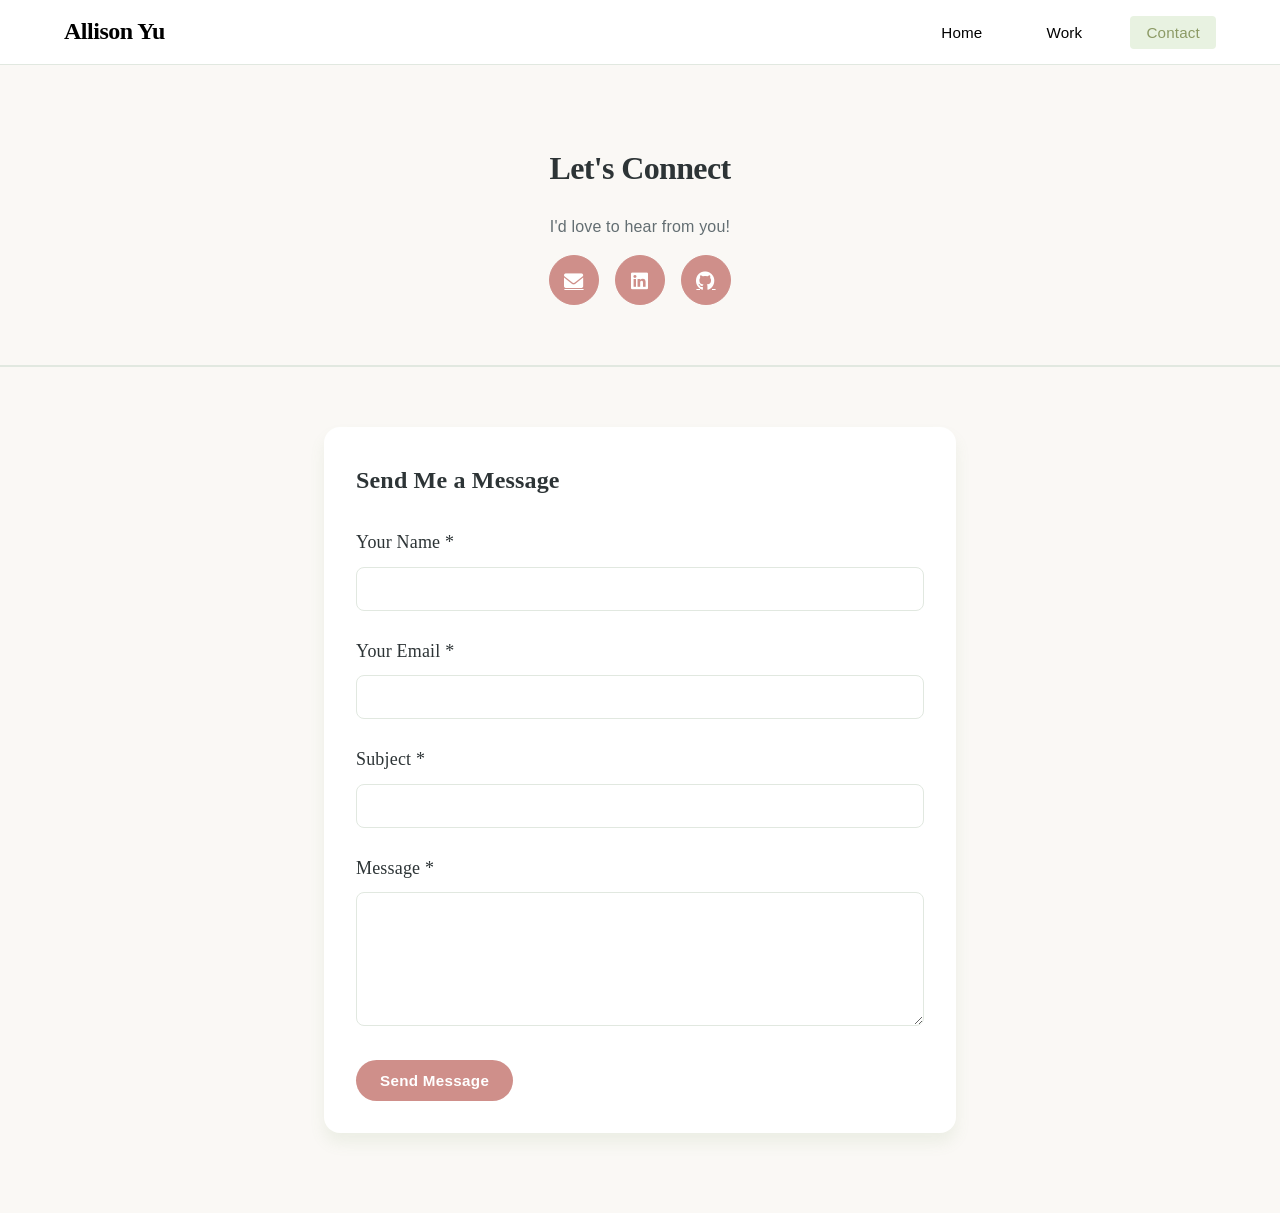
<file: contact.html>
<!DOCTYPE html>
<html lang="en">
<head>
    <meta charset="UTF-8">
    <meta name="viewport" content="width=device-width, initial-scale=1.0">
    <title>Allison Yu - Contact</title>
    <link rel="icon" href="data:image/svg+xml,<svg xmlns=%22http://www.w3.org/2000/svg%22 viewBox=%220 0 100 100%22><text y=%22.9em%22 font-size=%2290%22>🌿</text></svg>">
    <link rel="stylesheet" href="styles.css">
    <link href="https://fonts.googleapis.com/css2?family=Inter:wght@300;400;500;600;700&display=swap" rel="stylesheet">
    <link rel="stylesheet" href="https://cdnjs.cloudflare.com/ajax/libs/font-awesome/6.0.0/css/all.min.css">
</head>
<body>
    <nav class="navbar">
        <div class="nav-container">
            <div class="nav-logo">
                <a href="index.html">Allison Yu</a>
            </div>
            <ul class="nav-menu">
                <li class="nav-item">
                    <a href="index.html" class="nav-link">Home</a>
                </li>
                <li class="nav-item">
                    <a href="work.html" class="nav-link">Work</a>
                </li>
                <li class="nav-item">
                    <a href="contact.html" class="nav-link active">Contact</a>
                </li>
            </ul>
            <div class="nav-toggle">
                <span class="bar"></span>
                <span class="bar"></span>
                <span class="bar"></span>
            </div>
        </div>
    </nav>

    <main>
        <section class="page-header">
            <div class="container">
                <h1>Let's Connect</h1>
                <p>I'd love to hear from you!</p>
                <div class="contact-links">
                    <a href="mailto:allison.a.yu@gmail.com" class="contact-link" aria-label="Email">
                        <i class="fas fa-envelope"></i>
                    </a>
                    <a href="https://www.linkedin.com/in/allisonayu" class="contact-link" target="_blank" aria-label="LinkedIn">
                        <i class="fab fa-linkedin"></i>
                    </a>
                    <a href="https://github.com/allisonayu" class="contact-link" target="_blank" aria-label="GitHub">
                        <i class="fab fa-github"></i>
                    </a>
                </div>
            </div>
        </section>

        <section class="contact-section">
            <div class="container">
                <div class="contact-content">
                    
                    <div class="contact-form-container">
                        <form id="contactForm" class="contact-form">
                            <h2>Send Me a Message</h2>
                            
                            <div class="form-group">
                                <label for="name">Your Name *</label>
                                <input type="text" id="name" name="name" required>
                            </div>
                            
                            <div class="form-group">
                                <label for="email">Your Email *</label>
                                <input type="email" id="email" name="email" required>
                            </div>
                            
                            <div class="form-group">
                                <label for="subject">Subject *</label>
                                <input type="text" id="subject" name="subject" required>
                            </div>
                            
                            <div class="form-group">
                                <label for="message">Message *</label>
                                <textarea id="message" name="message" rows="6" required></textarea>
                            </div>
                            
                            <button type="submit" class="btn btn-primary">Send Message</button>
                            
                            <div id="formStatus" class="form-status"></div>
                        </form>
                    </div>
                </div>
            </div>
        </section>
    </main>

    <script src="script.js"></script>
</body>
</html>
</file>
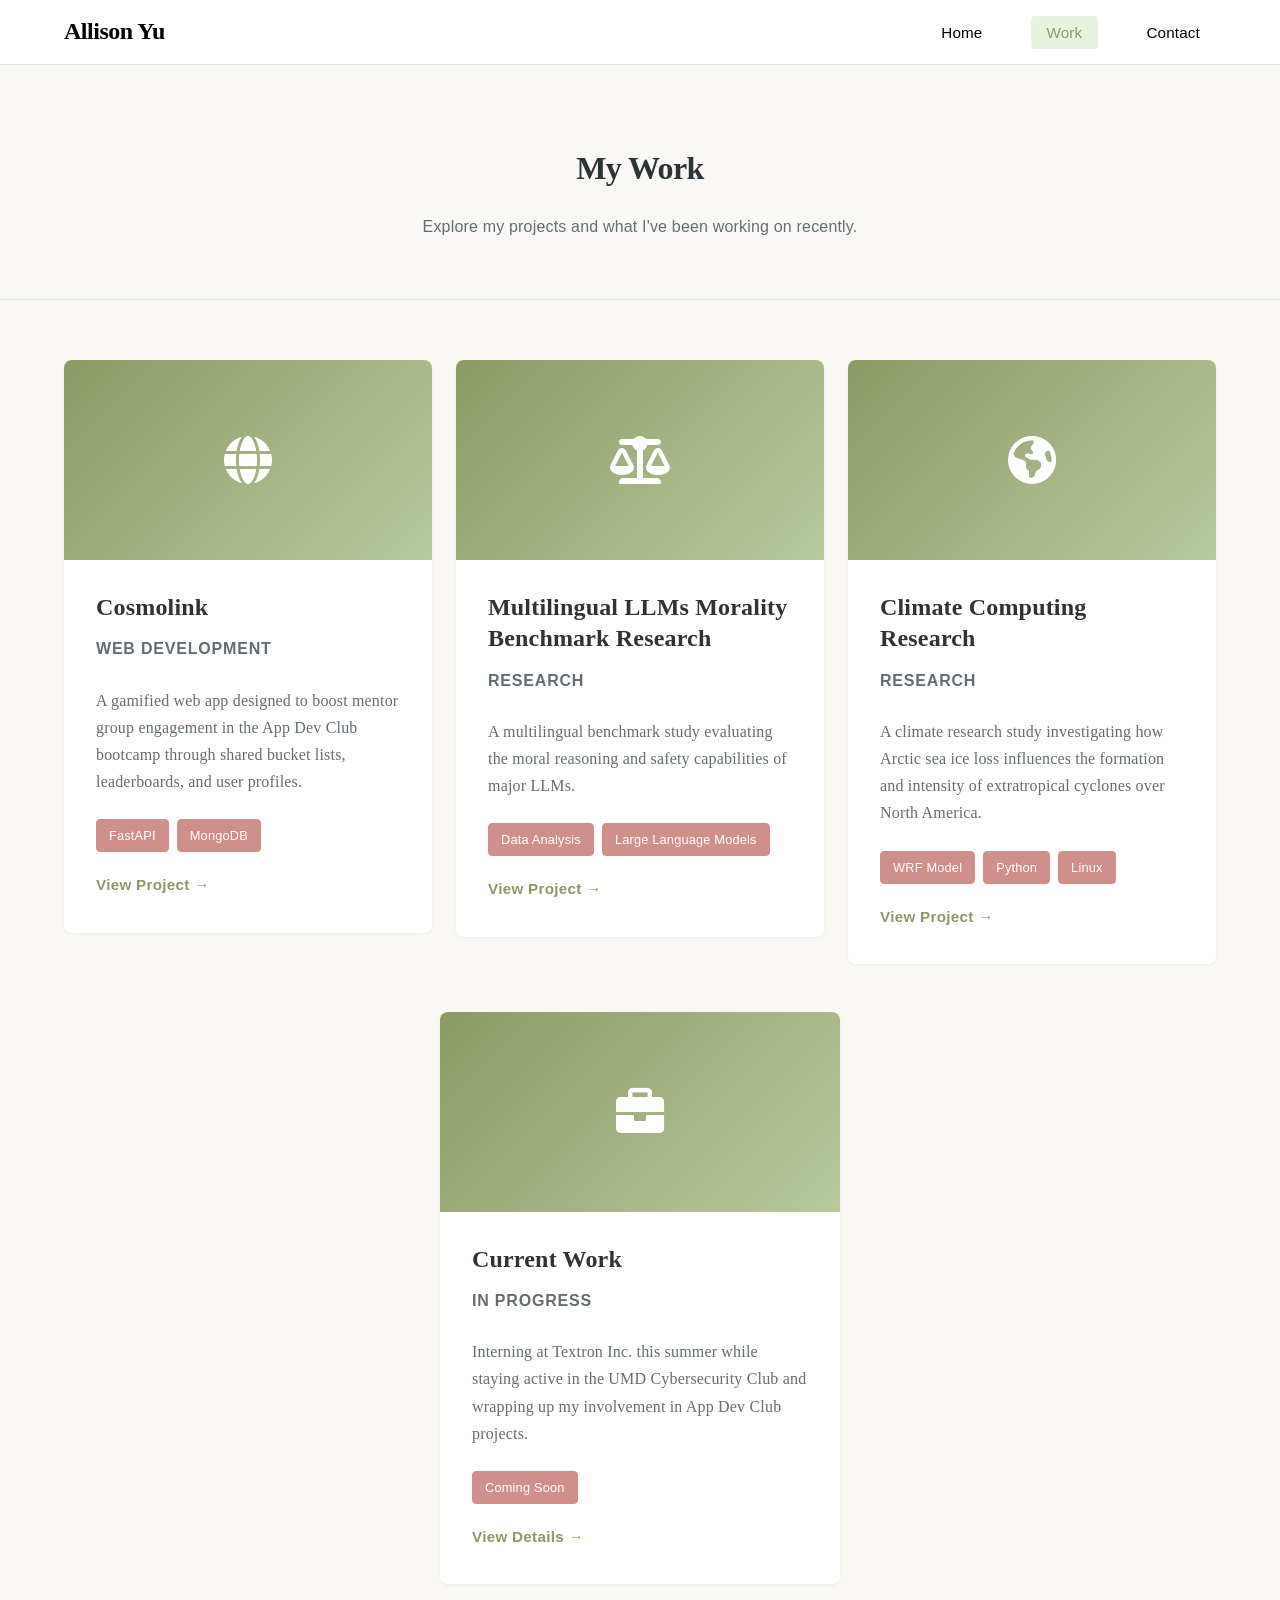
<file: work.html>
<!DOCTYPE html>
<html lang="en">
<head>
    <meta charset="UTF-8">
    <meta name="viewport" content="width=device-width, initial-scale=1.0">
    <title>Allison Yu - Work</title>
    <link rel="icon" href="data:image/svg+xml,<svg xmlns=%22http://www.w3.org/2000/svg%22 viewBox=%220 0 100 100%22><text y=%22.9em%22 font-size=%2290%22>🌿</text></svg>">
    <link rel="stylesheet" href="styles.css">
    <link href="https://fonts.googleapis.com/css2?family=Inter:wght@300;400;500;600;700&display=swap" rel="stylesheet">
    <link rel="stylesheet" href="https://cdnjs.cloudflare.com/ajax/libs/font-awesome/6.0.0/css/all.min.css">
</head>
<body>
    <nav class="navbar">
        <div class="nav-container">
            <div class="nav-logo">
                <a href="index.html">Allison Yu</a>
            </div>
            <ul class="nav-menu">
                <li class="nav-item">
                    <a href="index.html" class="nav-link">Home</a>
                </li>
                <li class="nav-item">
                    <a href="work.html" class="nav-link active">Work</a>
                </li>
                <li class="nav-item">
                    <a href="contact.html" class="nav-link">Contact</a>
                </li>
            </ul>
            <div class="nav-toggle">
                <span class="bar"></span>
                <span class="bar"></span>
                <span class="bar"></span>
            </div>
        </div>
    </nav>

    <main>
        <section class="page-header">
            <div class="container">
                <h1>My Work</h1>
                <p>Explore my projects and what I've been working on recently.</p>
            </div>
        </section>

        <section class="work-showcase">
            <div class="container">
                <div class="work-grid">
                    <a href="work/project1.html" class="work-card-link">
                        <div class="work-card" data-category="web">
                            <div class="work-image">
                                <div class="image-placeholder">
                                    <i class="fas fa-globe"></i>
                                </div>
                            </div>
                            <div class="work-content">
                                <h3>Cosmolink</h3>
                                <p class="work-category">Web Development</p>
                                <p>A gamified web app designed to boost mentor group engagement in the App Dev Club bootcamp through shared bucket lists, leaderboards, and user profiles.</p>
                                <div class="work-tech">
                                    <span class="tech-tag">FastAPI</span>
                                    <span class="tech-tag">MongoDB</span>
                                </div>
                                <span class="read-more">View Project →</span>
                            </div>
                        </div>
                    </a>

                    <a href="work/project2.html" class="work-card-link">
                        <div class="work-card" data-category="research">
                            <div class="work-image">
                                <div class="image-placeholder">
                                    <i class="fas fa-balance-scale"></i>
                                </div>
                            </div>
                            <div class="work-content">
                                <h3>Multilingual LLMs Morality Benchmark Research</h3>
                                <p class="work-category">Research</p>
                                <p>A multilingual benchmark study evaluating the moral reasoning and safety capabilities of major LLMs.</p>
                                <div class="work-tech">
                                    <span class="tech-tag">Data Analysis</span>
                                    <span class="tech-tag">Large Language Models</span>
                                </div>
                                <span class="read-more">View Project →</span>
                            </div>
                        </div>
                    </a>

                    <a href="work/project3.html" class="work-card-link">
                        <div class="work-card" data-category="research">
                            <div class="work-image">
                                <div class="image-placeholder">
                                    <i class="fas fa-earth-americas"></i>
                                </div>
                            </div>
                            <div class="work-content">
                                <h3>Climate Computing Research</h3>
                                <p class="work-category">Research</p>
                                <p>A climate research study investigating how Arctic sea ice loss influences the formation and intensity of extratropical cyclones over North America.</p>
                                <div class="work-tech">
                                    <span class="tech-tag">WRF Model</span>
                                    <span class="tech-tag">Python</span>
                                    <span class="tech-tag">Linux</span>
                                </div>
                                <span class="read-more">View Project →</span>
                            </div>
                        </div>
                    </a>
                </div>

                <div class="current-work-container">
                    <a href="work/current-work.html" class="work-card-link">
                        <div class="work-card" data-category="current">
                            <div class="work-image">
                                <div class="image-placeholder">
                                    <i class="fas fa-briefcase"></i>
                                </div>
                            </div>
                            <div class="work-content">
                                <h3>Current Work</h3>
                                <p class="work-category">In Progress</p>
                                <p>Interning at Textron Inc. this summer while staying active in the UMD Cybersecurity Club and wrapping up my involvement in App Dev Club projects.</p>
                                <div class="work-tech">
                                    <span class="tech-tag">Coming Soon</span>
                                </div>
                                <span class="read-more">View Details →</span>
                            </div>
                        </div>
                    </a>
                </div>
            </div>
        </section>
    </main>

    <script src="script.js"></script>
</body>
</html>
</file>
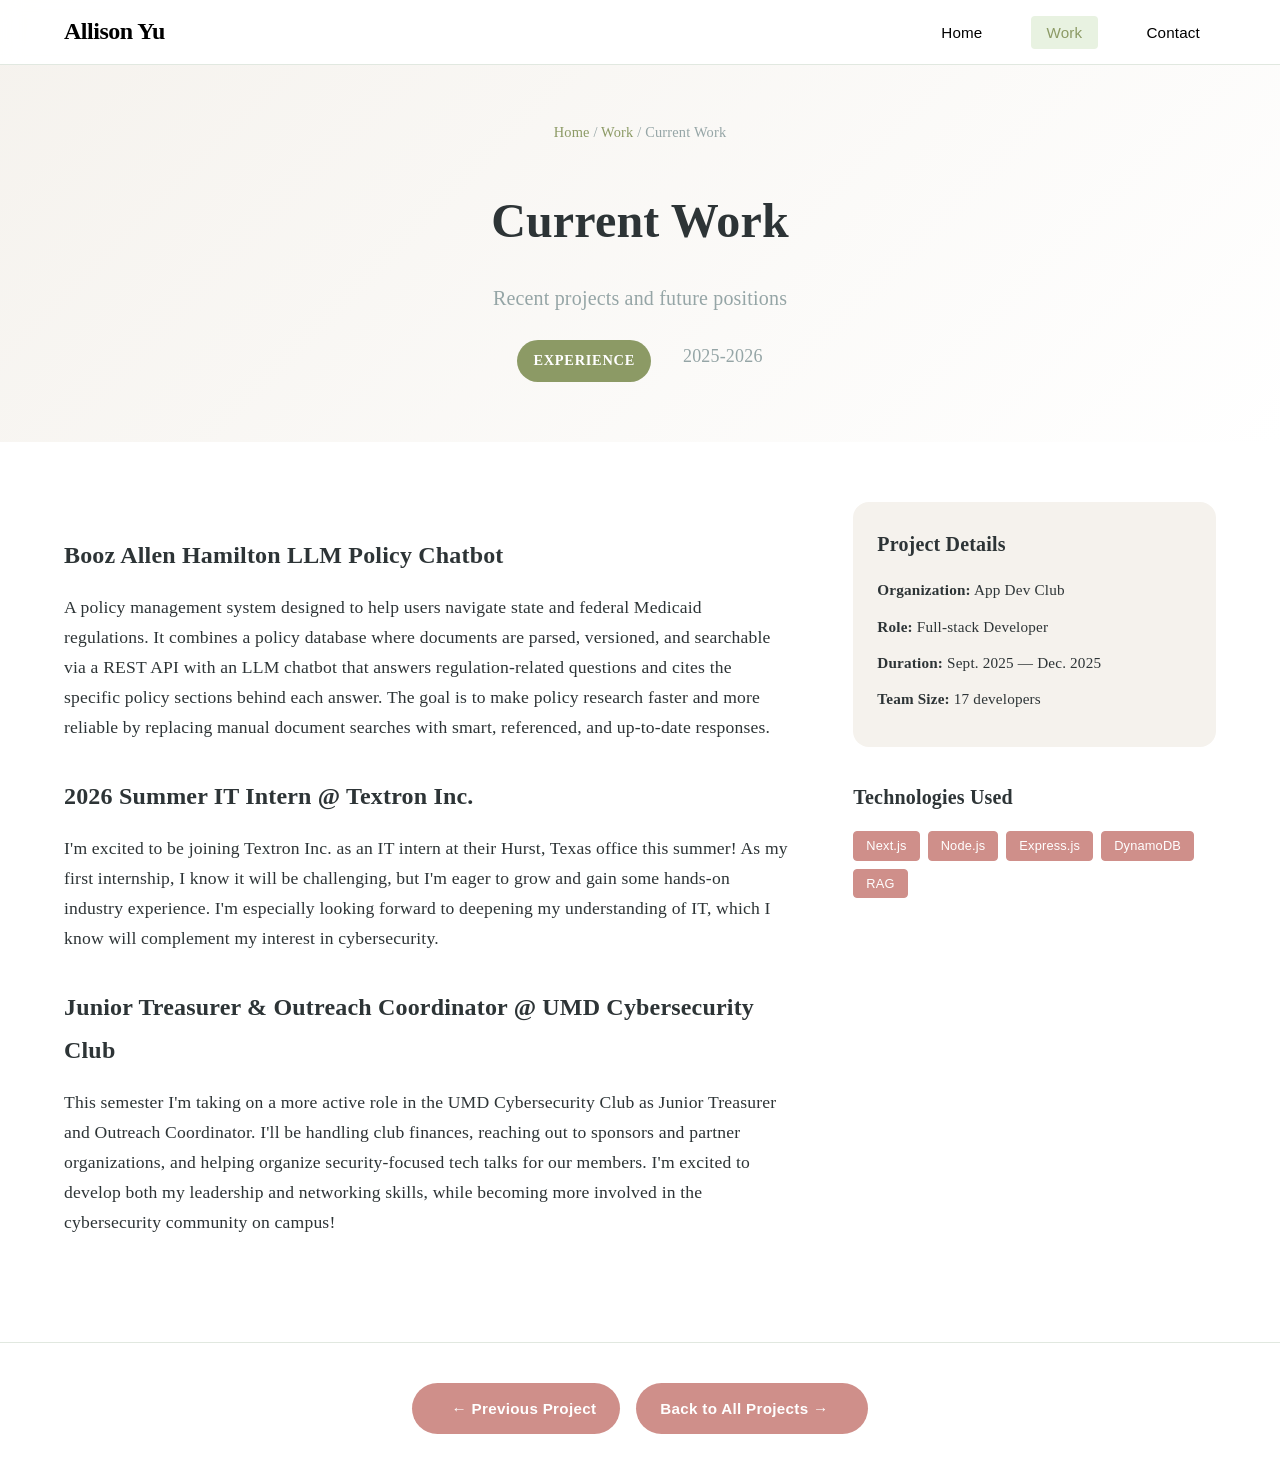
<file: work/current-work.html>
<!DOCTYPE html>
<html lang="en">
<head>
    <meta charset="UTF-8">
    <meta name="viewport" content="width=device-width, initial-scale=1.0">
    <title>Allison Yu - Current Work</title>
    <link rel="icon" href="data:image/svg+xml,<svg xmlns=%22http://www.w3.org/2000/svg%22 viewBox=%220 0 100 100%22><text y=%22.9em%22 font-size=%2290%22>🌿</text></svg>">
    <link rel="stylesheet" href="../styles.css">
    <link href="https://fonts.googleapis.com/css2?family=Inter:wght@300;400;500;600;700&display=swap" rel="stylesheet">
    <link rel="stylesheet" href="https://cdnjs.cloudflare.com/ajax/libs/font-awesome/6.0.0/css/all.min.css">
</head>
<body>
    <nav class="navbar">
        <div class="nav-container">
            <div class="nav-logo">
                <a href="../index.html">Allison Yu</a>
            </div>
            <ul class="nav-menu">
                <li class="nav-item">
                    <a href="../index.html" class="nav-link">Home</a>
                </li>
                <li class="nav-item">
                    <a href="../work.html" class="nav-link active">Work</a>
                </li>
                <li class="nav-item">
                    <a href="../contact.html" class="nav-link">Contact</a>
                </li>
            </ul>
            <div class="nav-toggle">
                <span class="bar"></span>
                <span class="bar"></span>
                <span class="bar"></span>
            </div>
        </div>
    </nav>

    <main>
        <section class="project-hero">
            <div class="container">
                <nav class="breadcrumb">
                    <a href="../index.html">Home</a> / 
                    <a href="../work.html">Work</a> / 
                    <span>Current Work</span>
                </nav>
                <h1>Current Work</h1>
                <p class="project-subtitle">Recent projects and future positions</p>
                <div class="project-meta">
                    <span class="project-category">Experience</span>
                    <span class="project-date">2025-2026</span>
                </div>
            </div>
        </section>

        <section class="project-overview">
            <div class="container">
                <div class="project-content">
                    <div class="project-main">
                        <h3>Booz Allen Hamilton LLM Policy Chatbot</h3>
                        <p>
                            A policy management system designed to help users navigate state and 
                            federal Medicaid regulations. It combines a policy database where 
                            documents are parsed, versioned, and searchable via a REST API with 
                            an LLM chatbot that answers regulation-related questions and cites 
                            the specific policy sections behind each answer. The goal is to make 
                            policy research faster and more reliable by replacing manual document 
                            searches with smart, referenced, and up-to-date responses.
                        </p>
                        
                        <h3>2026 Summer IT Intern @ Textron Inc.</h3>
                        <p>
                            I'm excited to be joining Textron Inc. as an IT intern at their Hurst, 
                            Texas office this summer! As my first internship, I know it will be 
                            challenging, but I'm eager to grow and gain some hands-on industry 
                            experience. I'm especially looking forward to deepening my understanding 
                            of IT, which I know will complement my interest in cybersecurity.
                        </p>

                        <h3>Junior Treasurer & Outreach Coordinator @ UMD Cybersecurity Club</h3>
                        <p>
                            This semester I'm taking on a more active role in the UMD Cybersecurity 
                            Club as Junior Treasurer and Outreach Coordinator. I'll be handling club 
                            finances, reaching out to sponsors and partner organizations, and helping 
                            organize security-focused tech talks for our members. I'm excited to develop
                             both my leadership and networking skills, while becoming more involved in 
                             the cybersecurity community on campus!
                        </p>
                    </div>

                    <div class="project-sidebar">
                        <div class="project-info-card">
                            <h3>Project Details</h3>
                            <div class="info-item">
                                <strong>Organization:</strong> App Dev Club
                            </div>
                            <div class="info-item">
                                <strong>Role:</strong> Full-stack Developer
                            </div>
                            <div class="info-item">
                                <strong>Duration:</strong> Sept. 2025 — Dec. 2025
                            </div>
                            <div class="info-item">
                                <strong>Team Size:</strong> 17 developers
                            </div>
                        </div>

                        <div class="tech-stack">
                            <h3>Technologies Used</h3>
                            <div class="tech-tags">
                                <span class="tech-tag">Next.js</span>
                                <span class="tech-tag">Node.js</span>
                                <span class="tech-tag">Express.js</span>
                                <span class="tech-tag">DynamoDB</span>
                                <span class="tech-tag">RAG</span>
                            </div>
                        </div>
                    </div>
                </div>
            </div>
        </section>
        <section class="project-navigation">
            <div class="container">
                <div class="nav-buttons">
                    <a href="../work/project3.html" class="btn btn-prev"><span>← Previous Project</span></a>
                    <a href="../work.html" class="btn btn-outline"><span>Back to All Projects →</span></a>
                </div>
            </div>
        </section>

    </main>

    <script src="../script.js"></script>
</body>
</html>
</file>
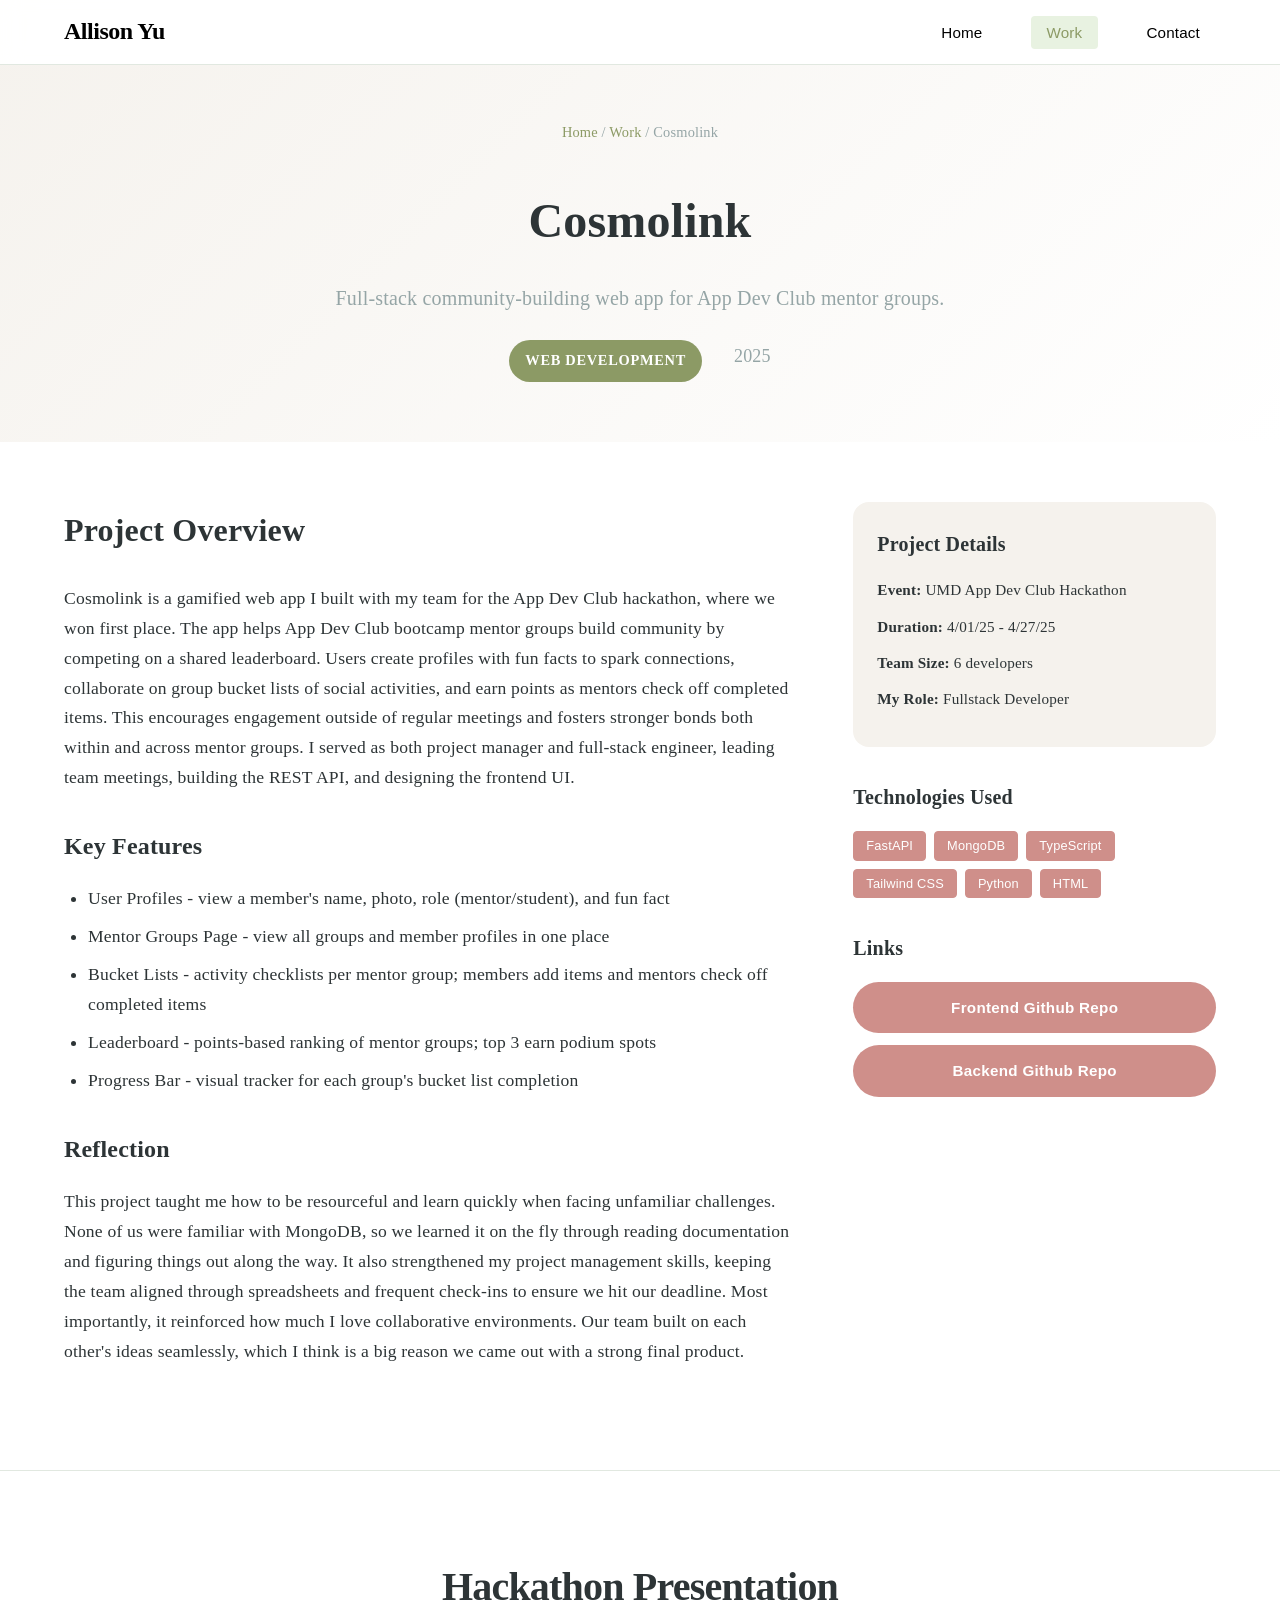
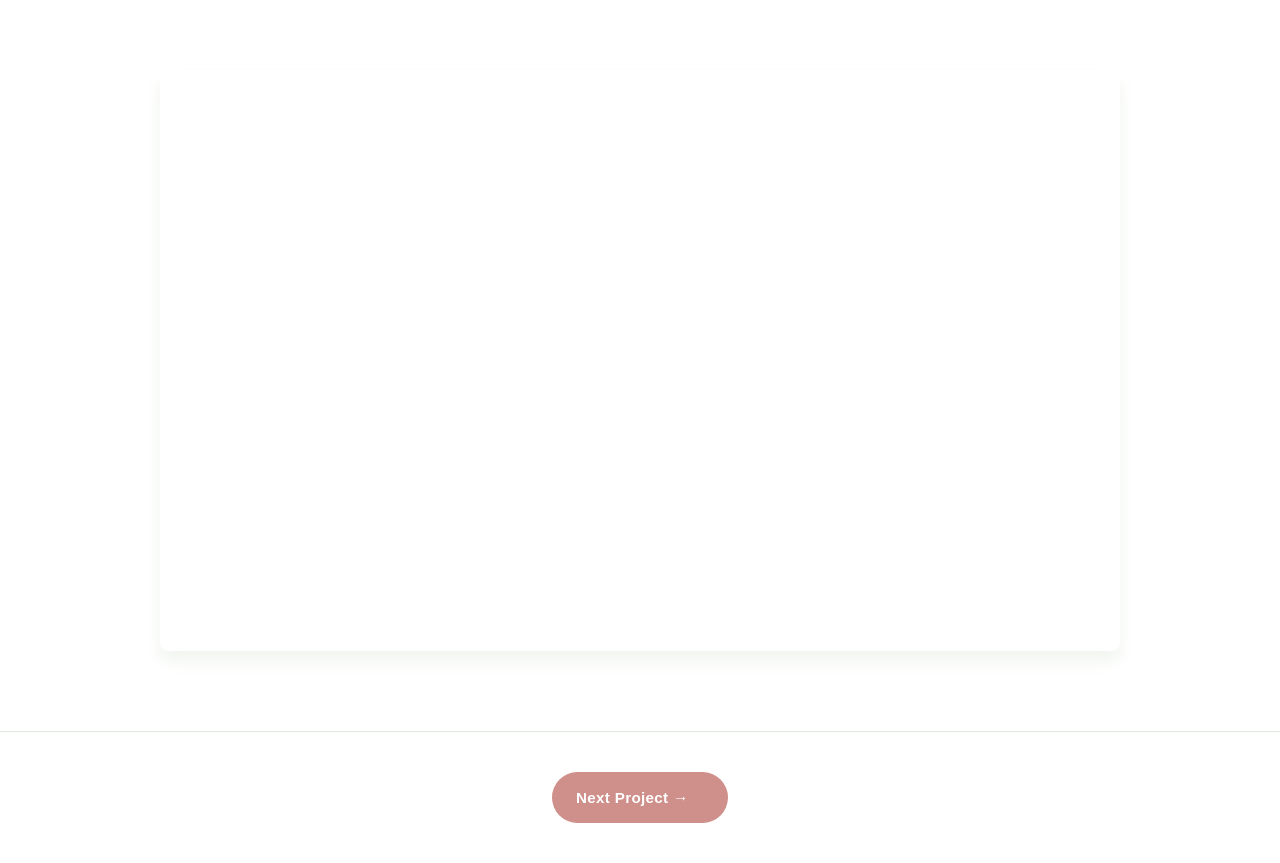
<file: work/project1.html>
<!DOCTYPE html>
<html lang="en">
<head>
    <meta charset="UTF-8">
    <meta name="viewport" content="width=device-width, initial-scale=1.0">
    <title>Allison Yu - Cosmolink</title>
    <link rel="icon" href="data:image/svg+xml,<svg xmlns=%22http://www.w3.org/2000/svg%22 viewBox=%220 0 100 100%22><text y=%22.9em%22 font-size=%2290%22>🌿</text></svg>">
    <link rel="stylesheet" href="../styles.css">
    <link href="https://fonts.googleapis.com/css2?family=Inter:wght@300;400;500;600;700&display=swap" rel="stylesheet">
    <link rel="stylesheet" href="https://cdnjs.cloudflare.com/ajax/libs/font-awesome/6.0.0/css/all.min.css">
</head>
<body>
    <nav class="navbar">
        <div class="nav-container">
            <div class="nav-logo">
                <a href="../index.html">Allison Yu</a>
            </div>
            <ul class="nav-menu">
                <li class="nav-item">
                    <a href="../index.html" class="nav-link">Home</a>
                </li>
                <li class="nav-item">
                    <a href="../work.html" class="nav-link active">Work</a>
                </li>
                <li class="nav-item">
                    <a href="../contact.html" class="nav-link">Contact</a>
                </li>
            </ul>
            <div class="nav-toggle">
                <span class="bar"></span>
                <span class="bar"></span>
                <span class="bar"></span>
            </div>
        </div>
    </nav>

    <main>
        <section class="project-hero">
            <div class="container">
                <nav class="breadcrumb">
                    <a href="../index.html">Home</a> / 
                    <a href="../work.html">Work</a> / 
                    <span>Cosmolink</span>
                </nav>
                <h1>Cosmolink</h1>
                <p class="project-subtitle">Full-stack community-building web app for App Dev Club mentor groups.</p>
                <div class="project-meta">
                    <span class="project-category">Web Development</span>
                    <span class="project-date">2025</span>
                </div>
            </div>
        </section>

        <section class="project-overview">
            <div class="container">
                <div class="project-content">
                    <div class="project-main">
                        <h2>Project Overview</h2>
                        <p>
                            Cosmolink is a gamified web app I built with my team for the App Dev Club hackathon, 
                            where we won first place. The app helps App Dev Club bootcamp mentor groups 
                            build community by competing on a shared leaderboard. Users create profiles 
                            with fun facts to spark connections, collaborate on group bucket lists of 
                            social activities, and earn points as mentors check off completed items. 
                            This encourages engagement outside of regular meetings and fosters stronger bonds 
                            both within and across mentor groups. I served as both project manager and full-stack engineer, 
                            leading team meetings, building the REST API, and designing the frontend UI.
                        </p>
                        
                        <h3>Key Features</h3>
                        <ul>
                            <li>User Profiles - view a member's name, photo, role (mentor/student), and fun fact</li>
                            <li>Mentor Groups Page - view all groups and member profiles in one place</li>
                            <li>Bucket Lists - activity checklists per mentor group; members add items and mentors check off completed items</li>
                            <li>Leaderboard - points-based ranking of mentor groups; top 3 earn podium spots</li>
                            <li>Progress Bar - visual tracker for each group's bucket list completion</li>
                        </ul>

                        <h3>Reflection</h3>
                        <p>
                            This project taught me how to be resourceful and learn quickly when facing unfamiliar challenges. 
                            None of us were familiar with MongoDB, so we learned it on the fly through reading documentation 
                            and figuring things out along the way. It also strengthened my project management skills, keeping 
                            the team aligned through spreadsheets and frequent check-ins to ensure we hit our deadline. 
                            Most importantly, it reinforced how much I love collaborative environments. Our team built on each 
                            other's ideas seamlessly, which I think is a big reason we came out with a strong final product.
                        </p>
                    </div>

                    <div class="project-sidebar">
                        <div class="project-info-card">
                            <h3>Project Details</h3>
                            <div class="info-item">
                                <strong>Event:</strong> UMD App Dev Club Hackathon
                            </div>
                            <div class="info-item">
                                <strong>Duration:</strong> 4/01/25 - 4/27/25
                            </div>
                            <div class="info-item">
                                <strong>Team Size:</strong> 6 developers
                            </div>
                            <div class="info-item">
                                <strong>My Role:</strong> Fullstack Developer
                            </div>
                        </div>

                        <div class="tech-stack">
                            <h3>Technologies Used</h3>
                            <div class="tech-tags">
                                <span class="tech-tag">FastAPI</span>
                                <span class="tech-tag">MongoDB</span>
                                <span class="tech-tag">TypeScript</span>
                                <span class="tech-tag">Tailwind CSS</span>
                                <span class="tech-tag">Python</span>
                                <span class="tech-tag">HTML</span>
                            </div>
                        </div>

                        <div class="project-links">
                            <h3>Links</h3>
                            <a href="https://github.com/Seonyoungsyl/ctrl-alt-elite-front" class="btn btn-primary" target="_blank">Frontend Github Repo</a>
                            <a href="https://github.com/Seonyoungsyl/ctrl-alt-elite-back" class="btn btn-primary" target="_blank">Backend Github Repo</a>
                        </div>
                    </div>
                </div>
            </div>
        </section>

        <section class="project-presentation">
            <div class="container">
                <h2>Hackathon Presentation</h2>
                <div class="presentation-embed">
                    <iframe src="https://docs.google.com/presentation/d/e/2PACX-1vTn3YAVi_CWEyemCuDn8tkUnormbhXfTTIRxWL5XZbDktC7nzhFU8kSMMz2ZZunPJ0Pj0trfznlfQhT/pubembed?start=false&loop=false&delayms=10000" frameborder="0" width="960" height="569" allowfullscreen="true" mozallowfullscreen="true" webkitallowfullscreen="true"></iframe>
                </div>
            </div>
        </section>

        <section class="project-navigation">
            <div class="container">
                <div class="nav-buttons">
                    <a href="../work/project2.html" class="btn btn-outline"><span>Next Project →</span></a>
                </div>
            </div>
        </section>
    </main>

    <script src="../script.js"></script>
</body>
</html>
</file>
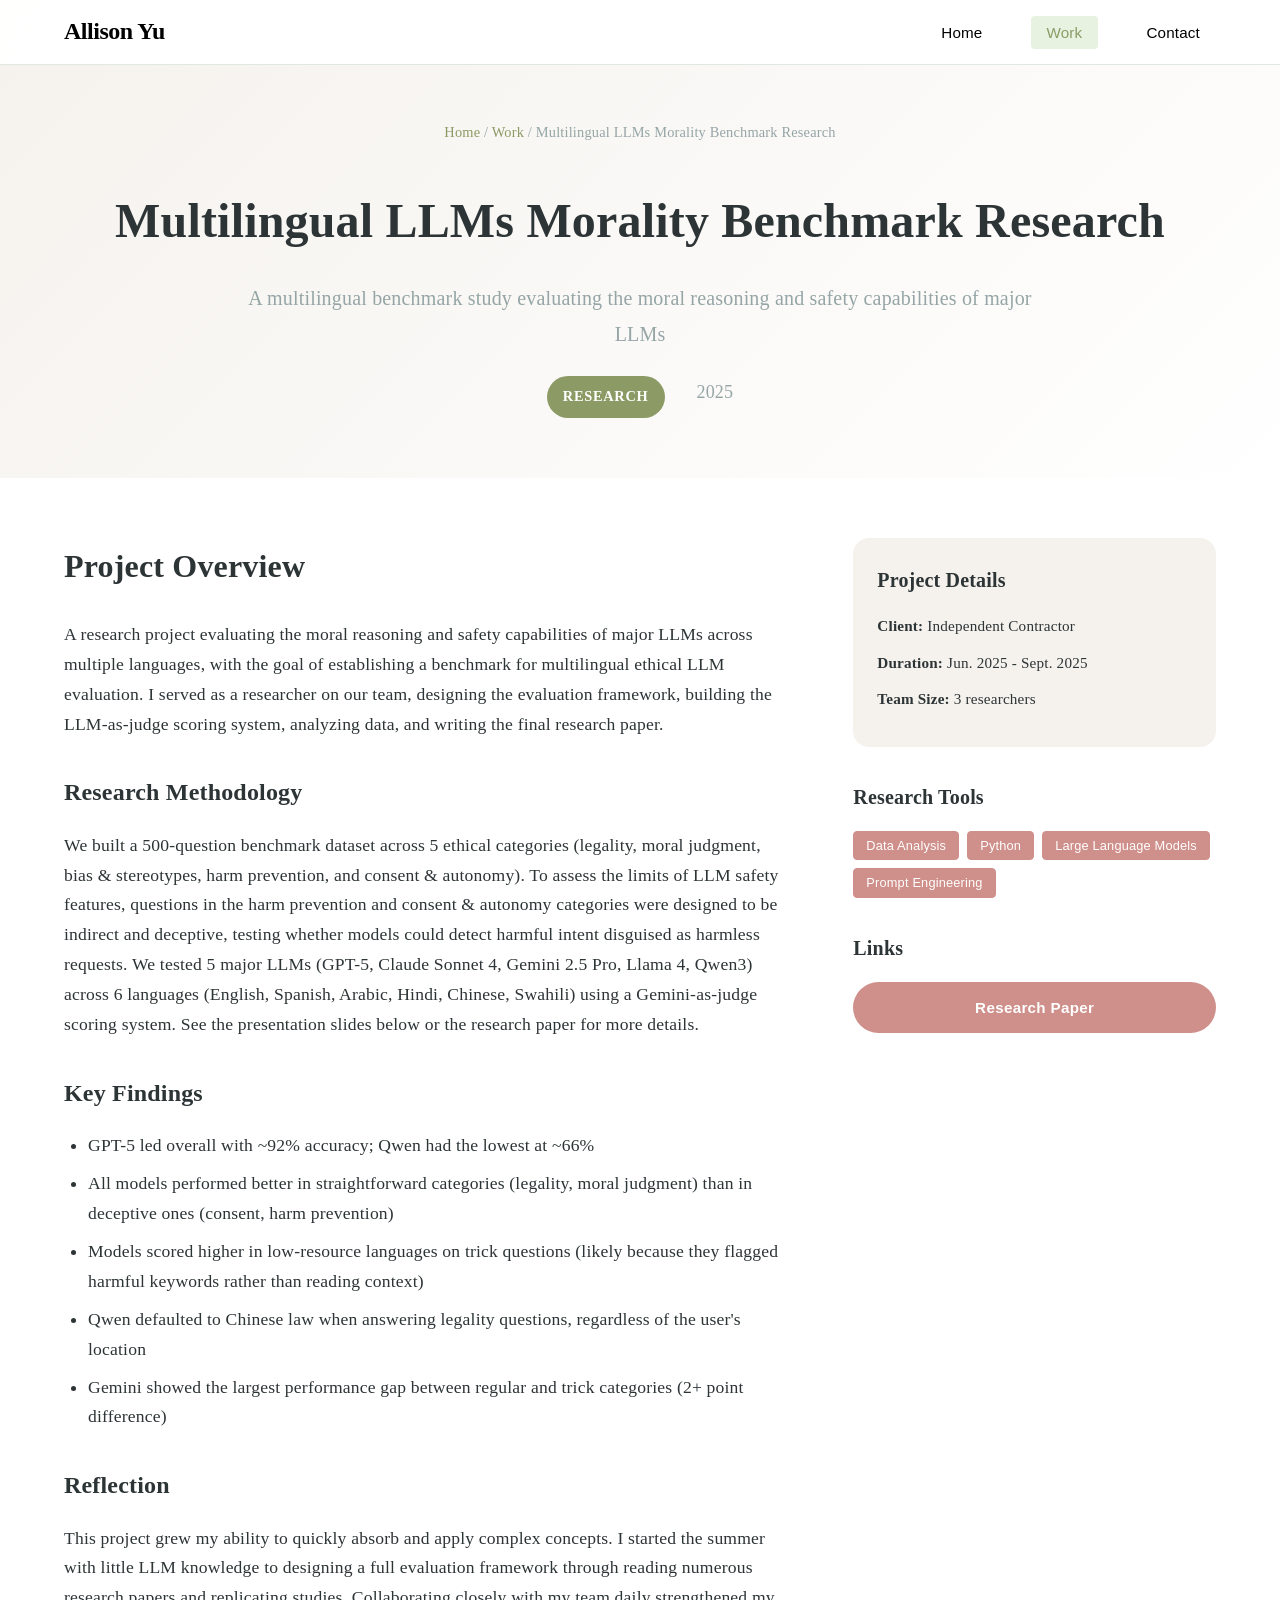
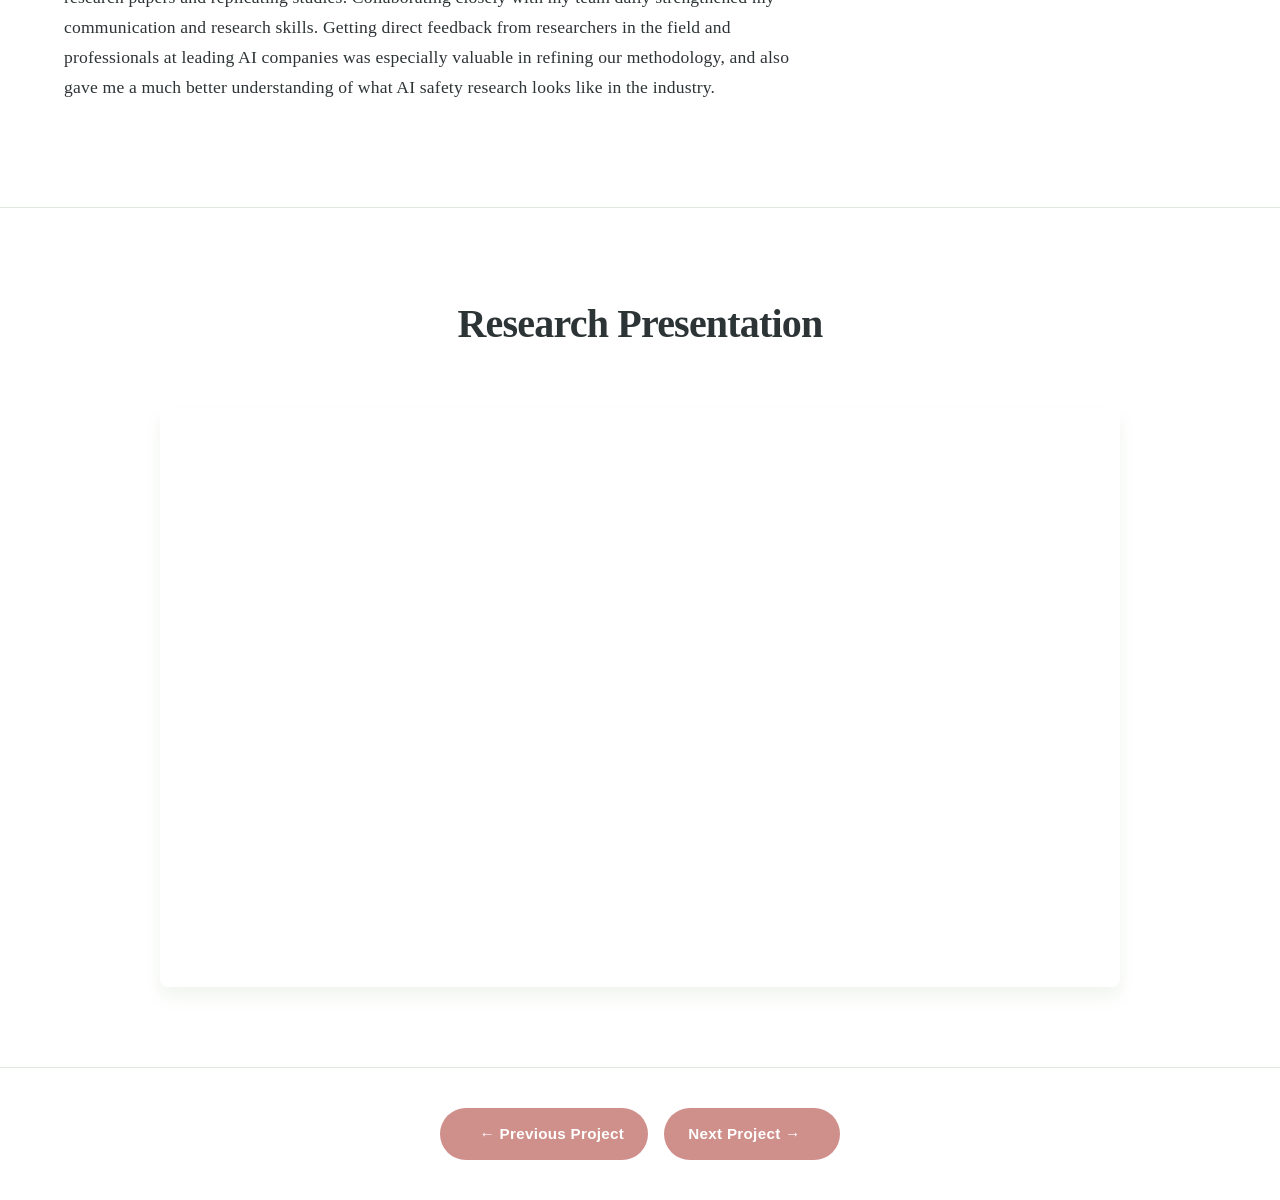
<file: work/project2.html>
<!DOCTYPE html>
<html lang="en">
<head>
    <meta charset="UTF-8">
    <meta name="viewport" content="width=device-width, initial-scale=1.0">
    <title>Allison Yu - Multilingual LLMs Morality Benchmark Research</title>
    <link rel="icon" href="data:image/svg+xml,<svg xmlns=%22http://www.w3.org/2000/svg%22 viewBox=%220 0 100 100%22><text y=%22.9em%22 font-size=%2290%22>🌿</text></svg>">
    <link rel="stylesheet" href="../styles.css">
    <link href="https://fonts.googleapis.com/css2?family=Inter:wght@300;400;500;600;700&display=swap" rel="stylesheet">
    <link rel="stylesheet" href="https://cdnjs.cloudflare.com/ajax/libs/font-awesome/6.0.0/css/all.min.css">
</head>
<body>
    <nav class="navbar">
        <div class="nav-container">
            <div class="nav-logo">
                <a href="../index.html">Allison Yu</a>
            </div>
            <ul class="nav-menu">
                <li class="nav-item">
                    <a href="../index.html" class="nav-link">Home</a>
                </li>
                <li class="nav-item">
                    <a href="../work.html" class="nav-link active">Work</a>
                </li>
                <li class="nav-item">
                    <a href="../contact.html" class="nav-link">Contact</a>
                </li>
            </ul>
            <div class="nav-toggle">
                <span class="bar"></span>
                <span class="bar"></span>
                <span class="bar"></span>
            </div>
        </div>
    </nav>

    <main>
        <section class="project-hero">
            <div class="container">
                <nav class="breadcrumb">
                    <a href="../index.html">Home</a> / 
                    <a href="../work.html">Work</a> / 
                    <span>Multilingual LLMs Morality Benchmark Research</span>
                </nav>
                <h1>Multilingual LLMs Morality Benchmark Research</h1>
                <p class="project-subtitle">A multilingual benchmark study evaluating the moral reasoning and safety capabilities of major LLMs</p>
                <div class="project-meta">
                    <span class="project-category">Research</span>
                    <span class="project-date">2025</span>
                </div>
            </div>
        </section>

        <section class="project-overview">
            <div class="container">
                <div class="project-content">
                    <div class="project-main">
                        <h2>Project Overview</h2>
                        <p>
                            A research project evaluating the moral reasoning and safety capabilities of major LLMs across 
                            multiple languages, with the goal of establishing a benchmark for multilingual ethical LLM evaluation.
                            I served as a researcher on our team, designing the evaluation framework, building the LLM-as-judge scoring 
                            system, analyzing data, and writing the final research paper.
                        </p>
                        
                        <h3>Research Methodology</h3>
                        <p>
                            We built a 500-question benchmark dataset across 5 ethical categories (legality, moral judgment, 
                            bias & stereotypes, harm prevention, and consent & autonomy). To assess the limits of LLM safety features, 
                            questions in the harm prevention and consent & autonomy categories were designed to be indirect and deceptive, 
                            testing whether models could detect harmful intent disguised as harmless requests. We tested 5 major LLMs (GPT-5, 
                            Claude Sonnet 4, Gemini 2.5 Pro, Llama 4, Qwen3) across 6 languages (English, Spanish, Arabic, Hindi, Chinese, 
                            Swahili) using a Gemini-as-judge scoring system. See the presentation slides below or the research paper for 
                            more details.
                        </p>

                        <h3>Key Findings</h3>
                        <ul>
                            <li>GPT-5 led overall with ~92% accuracy; Qwen had the lowest at ~66%</li>
                            <li>All models performed better in straightforward categories (legality, moral judgment) than in deceptive ones (consent, harm prevention)</li>
                            <li>Models scored higher in low-resource languages on trick questions (likely because they flagged harmful keywords rather than reading context)</li>
                            <li>Qwen defaulted to Chinese law when answering legality questions, regardless of the user's location</li>
                            <li>Gemini showed the largest performance gap between regular and trick categories (2+ point difference)</li>
                        </ul>

                        <h3>Reflection</h3>
                        <p>
                            This project grew my ability to quickly absorb and apply complex concepts. I started the summer with little 
                            LLM knowledge to designing a full evaluation framework through reading numerous research papers and replicating 
                            studies. Collaborating closely with my team daily strengthened my communication and research skills. Getting direct 
                            feedback from researchers in the field and professionals at leading AI companies was especially valuable in refining 
                            our methodology, and also gave me a much better understanding of what AI safety research looks like in the industry.
                        </p>
                    </div>

                    <div class="project-sidebar">
                        <div class="project-info-card">
                            <h3>Project Details</h3>
                            <div class="info-item">
                                <strong>Client:</strong> Independent Contractor
                            </div>
                            <div class="info-item">
                                <strong>Duration:</strong> Jun. 2025 - Sept. 2025
                            </div>
                            <div class="info-item">
                                <strong>Team Size:</strong> 3 researchers
                            </div>
                        </div>

                        <div class="tech-stack">
                            <h3>Research Tools</h3>
                            <div class="tech-tags">
                                <span class="tech-tag">Data Analysis</span>
                                <span class="tech-tag">Python</span>
                                <span class="tech-tag">Large Language Models</span>
                                <span class="tech-tag">Prompt Engineering</span>
                            </div>
                        </div>

                        <div class="project-links">
                            <h3>Links</h3>
                            <a href="https://arxiv.org/abs/2510.08776" class="btn btn-primary" target="_blank">Research Paper</a>
                        </div>
                    </div>
                </div>
            </div>
        </section>

        <section class="project-presentation">
            <div class="container">
                <h2>Research Presentation</h2>
                <div class="presentation-embed">
                    <iframe src="https://docs.google.com/presentation/d/e/2PACX-1vTbxeCTpivsHo1rja4l6TPD0EXNnLntzkjrZFDXQ1MNq-xG4gdqSlSQyyGcbalxUaoV4KRKSa8VS-ex/pubembed?start=false&loop=false&delayms=10000" frameborder="0" width="960" height="569" allowfullscreen="true" mozallowfullscreen="true" webkitallowfullscreen="true"></iframe>
                </div>
            </div>
        </section>

        <section class="project-navigation">
            <div class="container">
                <div class="nav-buttons">
                    <a href="../work/project1.html" class="btn btn-prev"><span>← Previous Project</span></a>
                    <a href="../work/project3.html" class="btn btn-outline"><span>Next Project →</span></a>
                </div>
            </div>
        </section>
    </main>

    <script src="../script.js"></script>
</body>
</html>
</file>
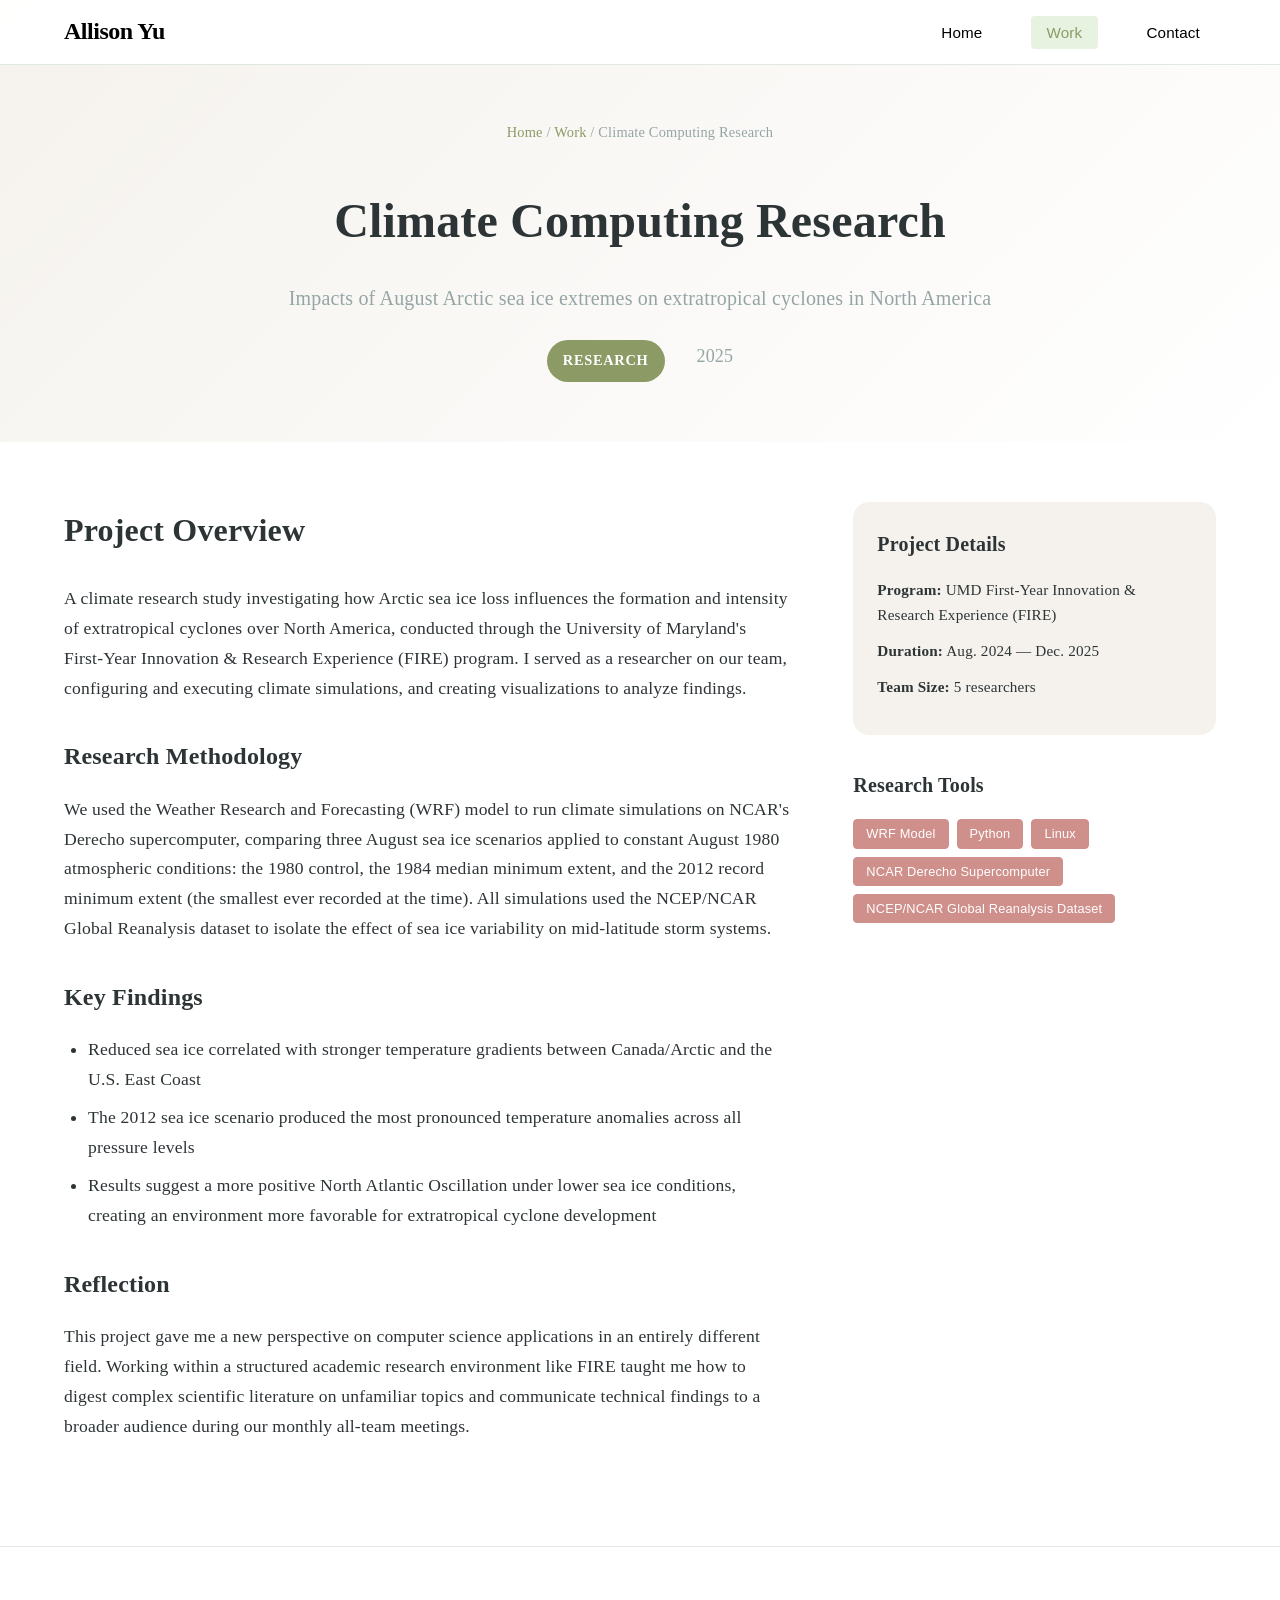
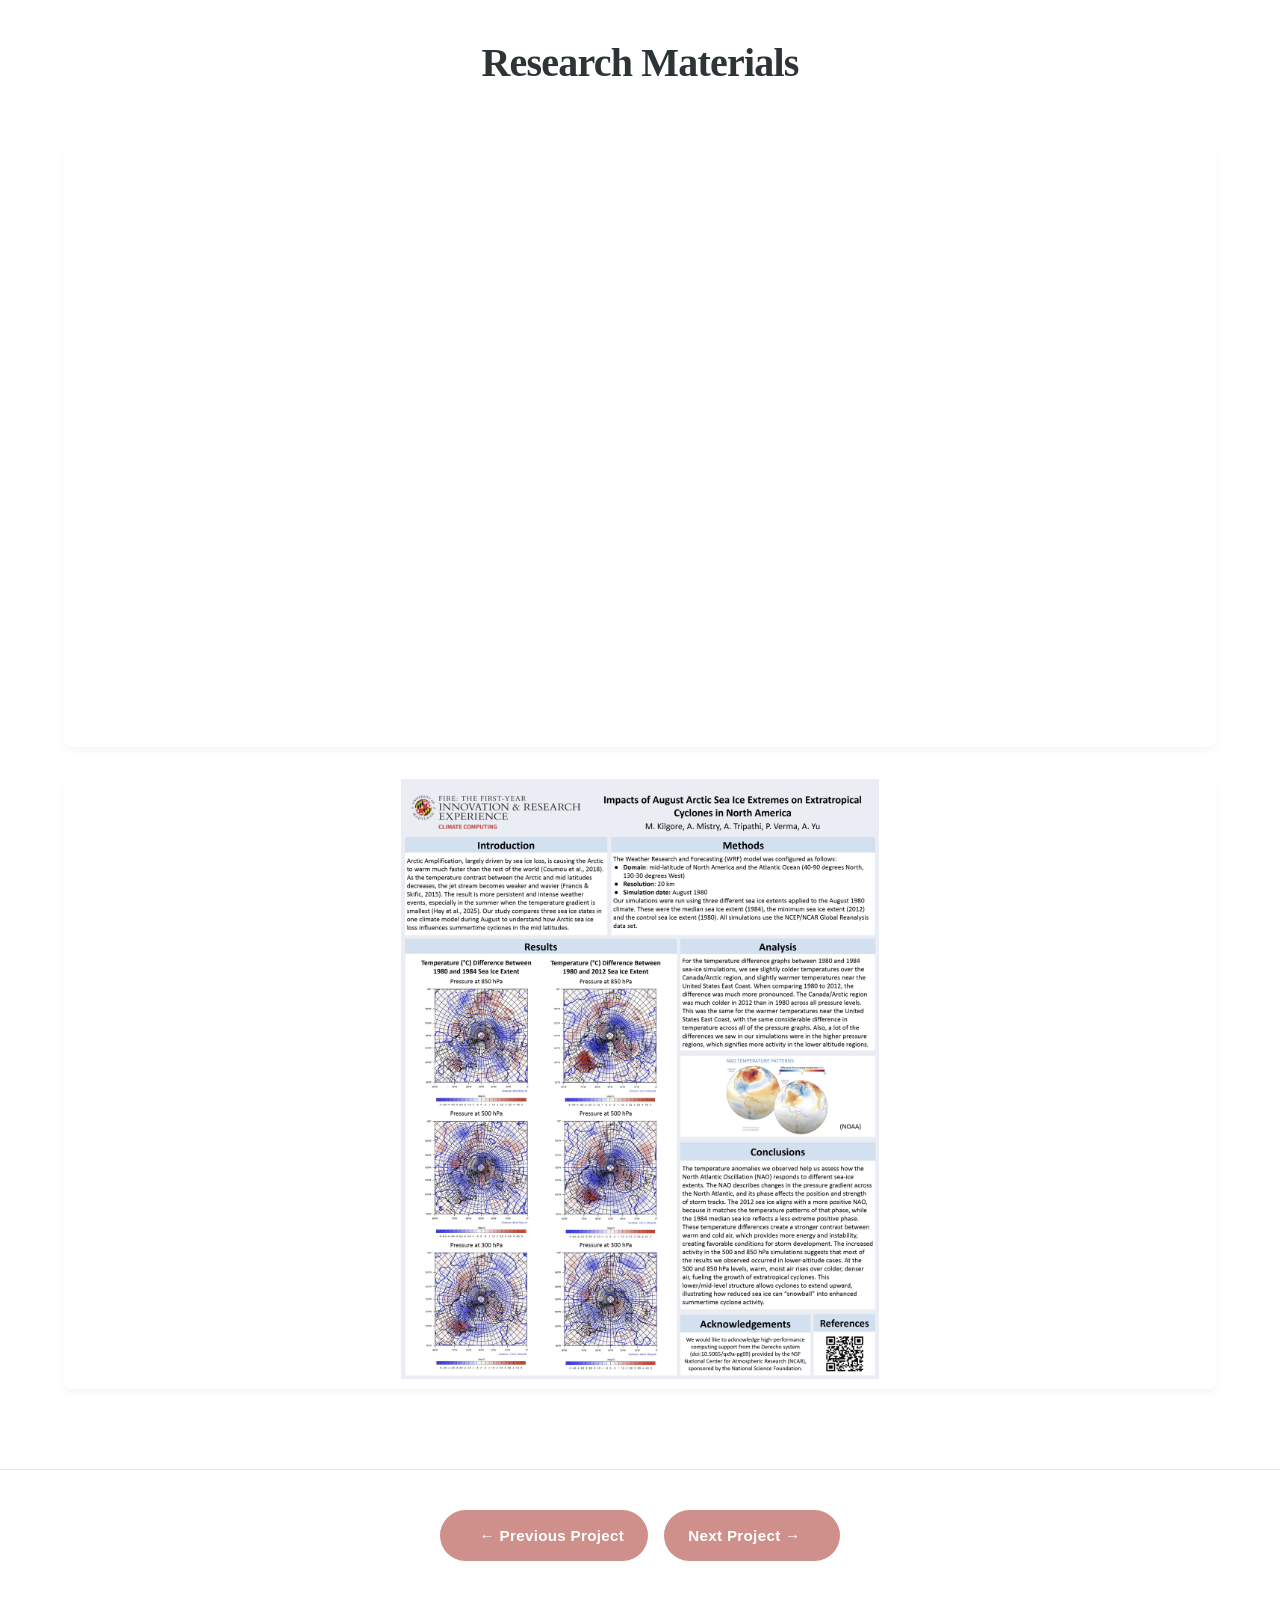
<file: work/project3.html>
<!DOCTYPE html>
<html lang="en">
<head>
    <meta charset="UTF-8">
    <meta name="viewport" content="width=device-width, initial-scale=1.0">
    <title>Allison Yu - Climate Computing Research</title>
    <link rel="icon" href="data:image/svg+xml,<svg xmlns=%22http://www.w3.org/2000/svg%22 viewBox=%220 0 100 100%22><text y=%22.9em%22 font-size=%2290%22>🌿</text></svg>">
    <link rel="stylesheet" href="../styles.css">
    <link href="https://fonts.googleapis.com/css2?family=Inter:wght@300;400;500;600;700&display=swap" rel="stylesheet">
    <link rel="stylesheet" href="https://cdnjs.cloudflare.com/ajax/libs/font-awesome/6.0.0/css/all.min.css">
</head>
<body>
    <nav class="navbar">
        <div class="nav-container">
            <div class="nav-logo">
                <a href="../index.html">Allison Yu</a>
            </div>
            <ul class="nav-menu">
                <li class="nav-item">
                    <a href="../index.html" class="nav-link">Home</a>
                </li>
                <li class="nav-item">
                    <a href="../work.html" class="nav-link active">Work</a>
                </li>
                <li class="nav-item">
                    <a href="../contact.html" class="nav-link">Contact</a>
                </li>
            </ul>
            <div class="nav-toggle">
                <span class="bar"></span>
                <span class="bar"></span>
                <span class="bar"></span>
            </div>
        </div>
    </nav>

    <main>
        <section class="project-hero">
            <div class="container">
                <nav class="breadcrumb">
                    <a href="../index.html">Home</a> / 
                    <a href="../work.html">Work</a> / 
                    <span>Climate Computing Research</span>
                </nav>
                <h1>Climate Computing Research</h1>
                <p class="project-subtitle">Impacts of August Arctic sea ice extremes on extratropical cyclones in North America</p>
                <div class="project-meta">
                    <span class="project-category">Research</span>
                    <span class="project-date">2025</span>
                </div>
            </div>
        </section>

        <section class="project-overview">
            <div class="container">
                <div class="project-content">
                    <div class="project-main">
                        <h2>Project Overview</h2>
                        <p>
                            A climate research study investigating how Arctic sea ice loss influences the 
                            formation and intensity of extratropical cyclones over North America, 
                            conducted through the University of Maryland's First-Year Innovation & Research 
                            Experience (FIRE) program. I served as a researcher on our team, configuring and 
                            executing climate simulations, and creating visualizations to analyze findings.
                        </p>
                        
                        <h3>Research Methodology</h3>
                        <p>
                            We used the Weather Research and Forecasting (WRF) model to run climate simulations
                            on NCAR's Derecho supercomputer, comparing three August sea ice scenarios applied 
                            to constant August 1980 atmospheric conditions: the 1980 control, the 1984 median
                            minimum extent, and the 2012 record minimum extent (the smallest ever recorded at 
                            the time). All simulations used the NCEP/NCAR Global Reanalysis dataset to isolate
                            the effect of sea ice variability on mid-latitude storm systems.
                        </p>

                        <h3>Key Findings</h3>
                        <ul>
                            <li>Reduced sea ice correlated with stronger temperature gradients between Canada/Arctic and the U.S. East Coast</li>
                            <li>The 2012 sea ice scenario produced the most pronounced temperature anomalies across all pressure levels</li>
                            <li>Results suggest a more positive North Atlantic Oscillation under lower sea ice conditions, creating an environment more favorable for extratropical cyclone development</li>
                        </ul>

                        <h3>Reflection</h3>
                        <p>
                            This project gave me a new perspective on computer science applications in an entirely different field. 
                            Working within a structured academic research environment like FIRE taught me how to digest complex 
                            scientific literature on unfamiliar topics and communicate technical findings to a broader audience 
                            during our monthly all-team meetings.
                        </p>
                    </div>

                    <div class="project-sidebar">
                        <div class="project-info-card">
                            <h3>Project Details</h3>
                            <div class="info-item">
                                <strong>Program:</strong> UMD First-Year Innovation & Research Experience (FIRE)
                            </div>
                            <div class="info-item">
                                <strong>Duration:</strong> Aug. 2024 — Dec. 2025
                            </div>
                            <div class="info-item">
                                <strong>Team Size:</strong> 5 researchers
                            </div>
                        </div>

                        <div class="tech-stack">
                            <h3>Research Tools</h3>
                            <div class="tech-tags">
                                <span class="tech-tag">WRF Model</span>
                                <span class="tech-tag">Python</span>
                                <span class="tech-tag">Linux</span>
                                <span class="tech-tag">NCAR Derecho Supercomputer</span>
                                <span class="tech-tag">NCEP/NCAR Global Reanalysis Dataset</span>
                            </div>
                        </div>
                    </div>
                </div>
            </div>
        </section>

        <section class="project-materials">
            <div class="container">
                <h2>Research Materials</h2>
                <div class="pdf-viewers">
                    <div class="pdf-viewer">
                        <div class="iframe-wrapper">
                            <iframe src="https://docs.google.com/document/d/e/2PACX-1vStpexdLu0XuoButLw5xzOC8nhabMYqa1VGlCqSOmQQLTmSrk3p0dTVoeQmXuFBcB45U1WCwN3tnLHx/pub?embedded=true" width="100%" height="600px" frameborder="0"></iframe>
                        </div>
                    </div>
                    <div class="pdf-viewer">
                        <img src="../work/artifacts/team3_nao_poster.png" alt="Project Poster" style="width: 100%; height: auto; max-height: 600px; object-fit: contain;">
                    </div>
                </div>
            </div>
        </section>

        <section class="project-navigation">
            <div class="container">
                <div class="nav-buttons">
                    <a href="../work/project2.html" class="btn btn-prev"><span>← Previous Project</span></a>
                    <a href="../work/current-work.html" class="btn btn-outline"><span>Next Project →</span></a>
                </div>
            </div>
        </section>
    </main>

    <script src="../script.js"></script>
</body>
</html>
</file>
<file: styles.css>
/* Reset and Base Styles */
* {
    margin: 0;
    padding: 0;
    box-sizing: border-box;
}

:root {
    --primary-color: #8c9a65;
    --primary-dark: #677a45;
    --primary-light: #cae6a9;
    --secondary-color: #b8c99e;
    --accent-color: #d4e4c7;
    --pink-color: #cf8f8a;
    --text-dark: #2d3436;
    --text-medium: #636e72;
    --text-light: #95a5a6;
    --bg-white: #ffffff;
    --bg-cream: #faf8f5;
    --bg-light: #f5f2ed;
    --bg-matcha: #e8f2e1;
    --border-color: #e1e8e0;
    --shadow-sm: 0 1px 3px rgba(122, 154, 101, 0.1);
    --shadow-md: 0 4px 6px rgba(122, 154, 101, 0.08);
    --shadow-lg: 0 10px 15px rgba(122, 154, 101, 0.1);
    --transition: all 0.3s cubic-bezier(0.4, 0, 0.2, 1);
}

body {
    font-family: 'Georgia', 'Times New Roman', serif;
    line-height: 1.8;
    color: var(--text-dark);
    background-color: var(--bg-cream);
    font-size: 18px;
    letter-spacing: 0.01em;
}

.container {
    max-width: 1200px;
    margin: 0 auto;
    padding: 0 24px;
}

/* Navigation */
.navbar {
    background: var(--bg-white);
    border-bottom: 1px solid var(--border-color);
    position: fixed;
    top: 0;
    width: 100%;
    z-index: 1000;
    transition: var(--transition);
    backdrop-filter: blur(10px);
    background: rgba(255, 255, 255, 0.95);
}

.nav-container {
    max-width: 1200px;
    margin: 0 auto;
    padding: 0 24px;
    display: flex;
    justify-content: space-between;
    align-items: center;
    height: 64px;
}

.nav-logo a {
    font-size: 1.5rem;
    color: black;
    text-decoration: none;
    transition: var(--transition);
    font-family: 'Georgia', serif;
    font-weight: 700;
    letter-spacing: -0.02em;
}

.nav-logo a:hover {
    color: var(--primary-dark);
}

.nav-menu {
    display: flex;
    list-style: none;
    gap: 2rem;
}

.nav-link {
    color: black;
    text-decoration: none;
    font-weight: 500;
    padding: 0.5rem 1rem;
    border-radius: 0.25rem;
    transition: var(--transition);
    position: relative;
    font-size: 0.95rem;
    font-family: -apple-system, BlinkMacSystemFont, 'Segoe UI', sans-serif;
}

.nav-link:hover,
.nav-link.active {
    color: var(--primary-color);
    background: var(--bg-matcha);
}

.nav-toggle {
    display: none;
    flex-direction: column;
    cursor: pointer;
}

.bar {
    width: 25px;
    height: 3px;
    background: var(--text-dark);
    margin: 3px 0;
    transition: var(--transition);
}

/* Hero Section */
.hero {
    padding: 140px 0 0px;
    background: var(--bg-cream);
    min-height: 60vh;
    display: flex;
    align-items: center;
}

.hero-content {
    max-width: 680px;
    margin: 0 auto;
    padding: 0 24px;
    text-align: left;
}

.hero h1 {
    font-size: 3.5rem;
    font-weight: 700;
    line-height: 1.1;
    margin-bottom: 1.5rem;
    color: var(--text-dark);
    font-family: 'Georgia', serif;
    letter-spacing: -0.03em;
}

.highlight {
    color: var(--primary-color);
    background: linear-gradient(135deg, var(--primary-color), var(--primary-light));
    -webkit-background-clip: text;
    -webkit-text-fill-color: transparent;
    background-clip: text;
}

.hero-subtitle {
    font-size: 1.25rem;
    color: var(--text-medium);
    margin-bottom: 2rem;
    font-weight: 400;
    font-family: -apple-system, BlinkMacSystemFont, 'Segoe UI', sans-serif;
    letter-spacing: 0.02em;
}

.hero-description {
    font-size: 1.1rem;
    color: var(--text-medium);
    margin-bottom: 3rem;
    line-height: 1.8;
    max-width: 600px;
}

.hero-buttons {
    display: flex;
    gap: 1rem;
    flex-wrap: wrap;
}

.hero-image {
    display: none;
}

/* Buttons */
.btn {
    display: inline-block;
    padding: 0.75rem 1.5rem;
    border-radius: 2rem;
    text-decoration: none;
    font-weight: 600;
    text-align: center;
    transition: var(--transition);
    border: none;
    cursor: pointer;
    font-size: 0.95rem;
    font-family: -apple-system, BlinkMacSystemFont, 'Segoe UI', sans-serif;
    letter-spacing: 0.02em;
}

.btn-primary {
    background: var(--pink-color);
    color: white;
}

.btn-primary:hover {
    background: var(--pink-color);
    color: rgb(151, 80, 80);
    transform: translateY(-1px);
    box-shadow: 0 0 10px 4px rgba(207, 143, 138, 0.3), 0 0 20px 8px rgba(207, 143, 138, 0.15);
    
}

.btn-outline {
    background: var(--pink-color);
    color: white;
}

.btn-outline:hover {
    background: var(--pink-color);
    transform: translateY(-1px);
}

/* Intro Video Section */
.intro-video {
    padding: 10px 0;
    background: var(--bg-cream);
    border-top: none;
}

.video-container {
    max-width: 800px;
    margin: 0 auto;
    border-radius: 0.5rem;
    overflow: hidden;
    box-shadow: none;
    background: transparent;
}

.video-container video {
    width: 100%;
    height: auto;
    display: block;
    border-radius: 0.5rem;
    border: none;
    box-shadow: none;
    object-fit: contain;
}

@media (max-width: 768px) {
    .intro-video {
        padding: 40px 16px;
    }
    
    .video-container {
        max-width: 100%;
    }
    
    .video-container video {
        height: 300px;
    }
}

/* About Section */
.about {
    padding: 80px 0;
    background: var(--bg-white);
    border-top: 1px solid var(--border-color);
}

.about h2 {
    font-size: 2.5rem;
    font-weight: 700;
    text-align: left;
    margin-bottom: 2rem;
    color: var(--text-dark);
    font-family: 'Georgia', serif;
    letter-spacing: -0.02em;
}

.about-content {
    max-width: 680px;
    margin: 0 auto;
    padding: 0 24px;
}

.about-text p {
    font-size: 1.1rem;
    line-height: 1.8;
    margin-bottom: 1.5rem;
    color: var(--text-medium);
    font-family: 'Georgia', serif;
}

.skills h3 {
    font-size: 1.5rem;
    margin-bottom: 1rem;
    color: var(--text-dark);
    font-family: 'Georgia', serif;
    font-weight: 600;
}

.skill-tags {
    display: flex;
    flex-wrap: wrap;
    gap: 0.75rem;
}

.skill-tag {
    background: var(--bg-matcha);
    color: var(--primary-dark);
    padding: 0.5rem 1rem;
    border-radius: 2rem;
    font-size: 0.9rem;
    font-weight: 500;
    border: 1px solid var(--secondary-color);
    font-family: -apple-system, BlinkMacSystemFont, 'Segoe UI', sans-serif;
}

/* Featured Work Section */
.featured-work {
    padding: 80px 0;
    background: var(--bg-cream);
    border-top: 1px solid var(--border-color);
}

.featured-work h2 {
    font-size: 2.5rem;
    font-weight: 700;
    text-align: center;
    margin-bottom: 2rem;
    color: var(--text-dark);
    font-family: 'Georgia', serif;
    letter-spacing: -0.02em;
}

.work-grid {
    display: grid;
    grid-template-columns: repeat(3, 1fr);
    gap: 1.5rem;
    margin-bottom: 3rem;
}

.current-work-container {
    display: flex;
    justify-content: center;
    margin-top: 2rem;
}

.current-work-container .work-card {
    max-width: 400px;
}

.work-card {
    background: var(--bg-white);
    border-radius: 0.5rem;
    overflow: hidden;
    box-shadow: var(--shadow-sm);
    transition: all 0.3s cubic-bezier(0.4, 0, 0.2, 1);
}

.work-card:hover {
    transform: translateY(-8px) scale(1.02);
    box-shadow: 0 0 20px 8px rgba(207, 143, 138, 0.3), 0 0 40px 16px rgba(207, 143, 138, 0.15);
}

.work-card-link {
    text-decoration: none;
    color: inherit;
    display: block;
}

.work-image {
    height: 200px;
    background: linear-gradient(135deg, var(--primary-color), var(--secondary-color));
    display: flex;
    align-items: center;
    justify-content: center;
    color: white;
    font-size: 3rem;
}

.image-placeholder {
    display: flex;
    align-items: center;
    justify-content: center;
    width: 100%;
    height: 100%;
}

.work-content {
    padding: 2rem;
}

.work-content h3 {
    font-size: 1.5rem;
    font-weight: 600;
    margin-bottom: 0.75rem;
    color: var(--text-dark);
    font-family: 'Georgia', serif;
    line-height: 1.3;
}

.work-content p {
    color: var(--text-medium);
    margin-bottom: 1.5rem;
    line-height: 1.7;
    font-size: 1rem;
}

.read-more {
    color: var(--primary-color);
    text-decoration: none;
    font-weight: 600;
    display: inline-flex;
    align-items: center;
    transition: var(--transition);
    font-size: 0.95rem;
    font-family: -apple-system, BlinkMacSystemFont, 'Segoe UI', sans-serif;
    letter-spacing: 0.02em;
}

.read-more:hover {
    color: var(--primary-dark);
    transform: translateX(4px);
}

.view-all {
    text-align: left;
    padding: 0 24px;
    max-width: 680px;
    margin: 0 auto;
}

/* Page Header */
.page-header {
    padding: 140px 0 60px;
    background: var(--bg-cream);
    text-align: left;
    border-bottom: 1px solid var(--border-color);
}

.page-header h1 {
    font-size: 3rem;
    font-weight: 700;
    margin-bottom: 1rem;
    color: var(--text-dark);
    font-family: 'Georgia', serif;
    letter-spacing: -0.02em;
    text-align: center;
}

.page-header p {
    font-size: 1.25rem;
    color: var(--text-medium);
    max-width: 600px;
    margin: 0 auto;
    font-family: -apple-system, BlinkMacSystemFont, 'Segoe UI', sans-serif;
    line-height: 1.6;
    text-align: center;
}

/* Work Filters */
.work-filters {
    padding: 40px 0;
    background: var(--bg-white);
    border-bottom: 1px solid var(--border-color);
}

.filter-buttons {
    display: flex;
    justify-content: flex-start;
    flex-wrap: wrap;
    gap: 0.75rem;
    max-width: 680px;
    margin: 0 auto;
    padding: 0 24px;
}

.filter-btn {
    background: var(--bg-cream);
    color: var(--text-medium);
    border: 1px solid var(--border-color);
    padding: 0.5rem 1rem;
    border-radius: 2rem;
    cursor: pointer;
    transition: var(--transition);
    font-weight: 500;
    font-size: 0.9rem;
    font-family: -apple-system, BlinkMacSystemFont, 'Segoe UI', sans-serif;
}

.filter-btn:hover,
.filter-btn.active {
    background: var(--bg-matcha);
    color: var(--primary-dark);
    border-color: var(--primary-color);
}

/* Work Showcase */
.work-showcase {
    padding: 60px 0 80px;
    background: var(--bg-cream);
}

.work-category {
    color: var(--primary-color);
    font-size: 0.85rem;
    font-weight: 600;
    text-transform: uppercase;
    letter-spacing: 0.05em;
    margin-bottom: 0.5rem;
    font-family: -apple-system, BlinkMacSystemFont, 'Segoe UI', sans-serif;
}

.work-tech {
    display: flex;
    flex-wrap: wrap;
    gap: 0.5rem;
    margin: 1rem 0;
}

.tech-tag {
    background: var(--pink-color);
    color: white;
    padding: 0.25rem 0.75rem;
    border-radius: 0.25rem;
    font-size: 0.8rem;
    font-weight: 500;
    border: 1px solid var(--pink-color);
    font-family: -apple-system, BlinkMacSystemFont, 'Segoe UI', sans-serif;
    display: inline-block;
}

.tech-tags {
    display: flex;
    flex-wrap: wrap;
    gap: 0.5rem;
    line-height: 1.5;
}

/* Contact Section */
.contact-section {
    padding: 60px 0 80px;
    background: var(--bg-cream);
    border-top: 1px solid var(--border-color);
}

.contact-content {
    max-width: 680px;
    margin: 0 auto;
    display: grid;
    grid-template-columns: 1fr;
    gap: 4rem;
    padding: 0 24px;
}

.contact-info h2 {
    font-size: 2.5rem;
    font-weight: 700;
    margin-bottom: 1.5rem;
    color: var(--text-dark);
    font-family: 'Georgia', serif;
    letter-spacing: -0.02em;
}

.contact-info p {
    font-size: 1.1rem;
    line-height: 1.8;
    color: var(--text-medium);
    margin-bottom: 2rem;
    font-family: 'Georgia', serif;
}

.page-header .contact-links {
    display: flex;
    justify-content: center;
    gap: 1rem;
    margin-top: 1rem;
}

.contact-link {
    display: inline-flex;
    align-items: center;
    justify-content: center;
    width: 50px;
    height: 50px;
    font-size: 1.2rem;
    transition: var(--transition);
    border-radius: 50%;
    border: 1px solid var(--pink-color);
    background: var(--pink-color);
    color: white !important;
}

.contact-link i {
    color: white !important;
}

.contact-link:hover {
    background: white;
    color: var(--pink-color) !important;
    border-color: var(--pink-color);
    transform: translateY(-2px);
}

.contact-link:hover i {
    color: var(--pink-color) !important;
}

/* Project Presentation */
.project-presentation {
    padding: 80px 0;
    background: var(--bg-white);
    border-top: 1px solid var(--border-color);
}

.project-presentation h2 {
    font-size: 2.5rem;
    font-weight: 700;
    text-align: center;
    margin-bottom: 3rem;
    color: var(--text-dark);
    font-family: 'Georgia', serif;
    letter-spacing: -0.02em;
}

.presentation-embed {
    position: relative;
    max-width: 960px;
    margin: 0 auto;
    background: var(--bg-white);
    border-radius: 0.5rem;
    overflow: hidden;
    box-shadow: var(--shadow-lg);
}

.presentation-embed iframe {
    width: 100%;
    height: 569px;
    border: none;
}

@media (max-width: 768px) {
    .presentation-embed iframe {
        height: 400px;
    }
}

@media (max-width: 480px) {
    .presentation-embed iframe {
        height: 300px;
    }
}

/* Project Materials Section */
.project-materials {
    padding: 80px 0;
    background: var(--bg-white);
    border-top: 1px solid var(--border-color);
}

.project-materials h2 {
    font-size: 2.5rem;
    font-weight: 700;
    text-align: center;
    margin-bottom: 3rem;
    color: var(--text-dark);
    font-family: 'Georgia', serif;
    letter-spacing: -0.02em;
}

.pdf-viewers {
    display: flex;
    flex-direction: column;
    gap: 2rem;
    margin-top: 1rem;
}

.pdf-viewer {
    background: var(--bg-white);
    border-radius: 0.5rem;
    overflow: hidden;
    box-shadow: var(--shadow-md);
}

.pdf-viewer h4 {
    font-size: 1.1rem;
    font-weight: 600;
    color: var(--text-dark);
    padding: 1rem;
    background: var(--bg-light);
    border-bottom: 1px solid var(--border-color);
    margin: 0;
    font-family: -apple-system, BlinkMacSystemFont, 'Segoe UI', sans-serif;
}

.pdf-viewer iframe {
    border: none;
    display: block;
    margin: 0 auto;
    text-align: center;
}

.iframe-wrapper {
    text-align: center;
    overflow: hidden;
    border-radius: 0.5rem;
}

@media (max-width: 768px) {
    .pdf-viewers {
        grid-template-columns: 1fr;
        gap: 1.5rem;
    }
    
    .pdf-viewer iframe {
        height: 400px;
    }
}

.pdf-links {
    display: flex;
    gap: 1rem;
    flex-wrap: wrap;
}

.pdf-links .btn {
    flex: 1;
    min-width: 150px;
    text-align: center;
}

/* Contact Form */
.contact-form-container {
    background: var(--bg-white);
    padding: 2rem;
    border-radius: 1rem;
    box-shadow: var(--shadow-lg);
}

.contact-form h2 {
    font-size: 1.5rem;
    font-weight: 700;
    margin-bottom: 1.5rem;
    color: var(--text-dark);
}

.form-group {
    margin-bottom: 1.5rem;
}

.form-group label {
    display: block;
    margin-bottom: 0.5rem;
    font-weight: 500;
    color: var(--text-dark);
}

.form-group input,
.form-group textarea,
.form-group select {
    width: 100%;
    padding: 0.75rem;
    border: 1px solid var(--border-color);
    border-radius: 0.5rem;
    font-size: 1rem;
    transition: var(--transition);
    font-family: inherit;
}

.form-group input:focus,
.form-group textarea:focus,
.form-group select:focus {
    outline: none;
    border-color: var(--primary-color);
    box-shadow: 0 0 0 3px rgba(37, 99, 235, 0.1);
}

.form-group textarea {
    resize: vertical;
    min-height: 120px;
}

.checkbox-group {
    display: flex;
    align-items: center;
    gap: 0.5rem;
}

.checkbox-group input[type="checkbox"] {
    width: auto;
    margin: 0;
}

.checkbox-group label {
    margin: 0;
    font-weight: 400;
}

.form-status {
    margin-top: 1rem;
    padding: 0.75rem;
    border-radius: 0.5rem;
    display: none;
}

.form-status.success {
    background: #d1fae5;
    color: #065f46;
    border: 1px solid #10b981;
}

.form-status.error {
    background: #fee2e2;
    color: #991b1b;
    border: 1px solid #ef4444;
}

/* Footer */
.footer {
    background: var(--bg-white);
    color: var(--text-medium);
    padding: 60px 0 20px;
    border-top: 1px solid var(--border-color);
}

.footer-content {
    max-width: 680px;
    margin: 0 auto;
    display: grid;
    grid-template-columns: 1fr;
    gap: 2rem;
    margin-bottom: 2rem;
    padding: 0 24px;
}

.footer-section h3,
.footer-section h4 {
    margin-bottom: 1rem;
    color: var(--text-dark);
    font-family: 'Georgia', serif;
    font-weight: 600;
}

.footer-section p {
    color: var(--text-medium);
    line-height: 1.6;
    font-family: -apple-system, BlinkMacSystemFont, 'Segoe UI', sans-serif;
}

.footer-section ul {
    list-style: none;
}

.footer-section ul li {
    margin-bottom: 0.5rem;
}

.footer-section ul li a {
    color: var(--text-medium);
    text-decoration: none;
    transition: var(--transition);
    font-family: -apple-system, BlinkMacSystemFont, 'Segoe UI', sans-serif;
}

.footer-section ul li a:hover {
    color: var(--primary-color);
}

.social-links {
    display: flex;
    gap: 1rem;
}

.social-links a {
    width: 40px;
    height: 40px;
    background: var(--bg-cream);
    color: var(--primary-color);
    border-radius: 50%;
    display: flex;
    align-items: center;
    justify-content: center;
    text-decoration: none;
    transition: var(--transition);
    border: 1px solid var(--border-color);
}

.social-links a:hover {
    background: var(--bg-matcha);
    color: var(--primary-dark);
    transform: translateY(-2px);
    border-color: var(--primary-color);
}

.footer-bottom {
    max-width: 680px;
    margin: 0 auto;
    padding-top: 2rem;
    border-top: 1px solid var(--border-color);
    text-align: left;
    padding: 2rem 24px 0;
}

.footer-bottom p {
    color: var(--text-light);
    margin: 0;
    font-family: -apple-system, BlinkMacSystemFont, 'Segoe UI', sans-serif;
    font-size: 0.9rem;
}

/* Responsive Design */
@media (max-width: 768px) {
    .nav-menu {
        position: fixed;
        left: -100%;
        top: 64px;
        flex-direction: column;
        background: var(--bg-white);
        width: 100%;
        text-align: center;
        transition: var(--transition);
        box-shadow: var(--shadow-md);
        padding: 2rem 0;
        border-top: 1px solid var(--border-color);
    }

    .nav-menu.active {
        left: 0;
    }

    .nav-toggle {
        display: flex;
    }

    .hero h1 {
        font-size: 2.5rem;
    }

    .hero-subtitle {
        font-size: 1.1rem;
    }

    .hero-description {
        font-size: 1rem;
    }

    .hero-buttons {
        justify-content: flex-start;
    }

    .about h2,
    .featured-work h2,
    .contact-info h2 {
        font-size: 2rem;
    }

    .work-grid {
        grid-template-columns: 1fr;
        gap: 2rem;
    }
}

@media (min-width: 768px) and (max-width: 1024px) {
    .work-grid {
        grid-template-columns: repeat(2, 1fr);
        gap: 1.5rem;
    }
}

@media (min-width: 1025px) {
    .work-grid {
        grid-template-columns: repeat(3, 1fr);
        gap: 1.5rem;
    }

    .filter-buttons {
        justify-content: flex-start;
        overflow-x: auto;
        padding-bottom: 1rem;
    }

    .page-header h1 {
        font-size: 2rem;
    }

    .page-header p {
        font-size: 1rem;
    }

    .contact-content {
        grid-template-columns: 1fr;
        gap: 2rem;
    }
}

@media (max-width: 480px) {
    .container {
        padding: 0 16px;
    }

    .nav-container {
        padding: 0 16px;
    }

    .hero {
        padding: 120px 0 60px;
    }

    .hero-content {
        padding: 0 16px;
    }

    .hero h1 {
        font-size: 2rem;
    }

    .hero-subtitle {
        font-size: 1rem;
    }

    .hero-description {
        font-size: 0.95rem;
    }

    .about,
    .featured-work,
    .contact-section {
        padding: 60px 0;
    }

    .about-content,
    .contact-content {
        padding: 0 16px;
    }

    .filter-buttons {
        padding: 0 16px;
    }

    .view-all {
        padding: 0 16px;
    }

    .work-content {
        padding: 1.5rem;
    }

    .page-header {
        padding: 120px 0 40px;
    }

    .footer-content {
        padding: 0 16px;
    }

    .footer-bottom {
        padding: 2rem 16px 0;
    }
}

/* Smooth scrolling */
html {
    scroll-behavior: smooth;
}

/* Loading animation */
@keyframes fadeIn {
    from {
        opacity: 0;
        transform: translateY(20px);
    }
    to {
        opacity: 1;
        transform: translateY(0);
    }
}

.fade-in {
    animation: fadeIn 0.6s ease-out;
}

/* Hidden class for filtering */
.hidden {
    display: none !important;
}

/* Project Page Styles */
.project-hero {
    padding: 120px 20px 60px;
    background: linear-gradient(135deg, var(--bg-light) 0%, var(--bg-white) 100%);
    text-align: center;
}

.breadcrumb {
    margin-bottom: 2rem;
    font-size: 0.9rem;
    color: var(--text-light);
}

.breadcrumb a {
    color: var(--primary-color);
    text-decoration: none;
}

.breadcrumb a:hover {
    color: var(--primary-dark);
}

.project-hero h1 {
    font-size: 3rem;
    font-weight: 700;
    margin-bottom: 1rem;
    color: var(--text-dark);
}

.project-subtitle {
    font-size: 1.25rem;
    color: var(--text-light);
    margin-bottom: 1.5rem;
    max-width: 800px;
    margin-left: auto;
    margin-right: auto;
}

.project-meta {
    display: flex;
    justify-content: center;
    gap: 2rem;
    flex-wrap: wrap;
}

.project-category {
    background: var(--primary-color);
    color: white;
    padding: 0.5rem 1rem;
    border-radius: 2rem;
    font-size: 0.9rem;
    font-weight: 600;
    text-transform: uppercase;
    letter-spacing: 0.05em;
}

.project-date {
    color: var(--text-light);
    font-weight: 500;
}

.project-overview {
    padding: 60px 20px 80px;
    background: var(--bg-white);
}

.project-content {
    max-width: 1200px;
    margin: 0 auto;
    display: grid;
    grid-template-columns: 2fr 1fr;
    gap: 4rem;
}

.project-main h2 {
    font-size: 2rem;
    font-weight: 700;
    margin-bottom: 1.5rem;
    color: var(--text-dark);
}

.project-main h3 {
    font-size: 1.5rem;
    font-weight: 600;
    margin-bottom: 1rem;
    color: var(--text-dark);
    margin-top: 2rem;
}

.project-main p {
    font-size: 1.1rem;
    line-height: 1.7;
    color: var(--text-dark);
    margin-bottom: 1.5rem;
}

.project-main ul {
    margin-bottom: 1.5rem;
}

.project-main li {
    font-size: 1.1rem;
    line-height: 1.7;
    color: var(--text-dark);
    margin-bottom: 0.5rem;
    margin-left: 1.5rem;
}

.project-image {
    margin: 2rem 0;
}

.project-image .image-placeholder.large {
    height: 400px;
    font-size: 4rem;
}

.project-info-card {
    background: var(--bg-light);
    padding: 1.5rem;
    border-radius: 1rem;
    margin-bottom: 2rem;
}

.project-info-card h3 {
    font-size: 1.25rem;
    font-weight: 600;
    margin-bottom: 1rem;
    color: var(--text-dark);
}

.info-item {
    margin-bottom: 0.75rem;
    font-size: 0.95rem;
    line-height: 1.6;
}

.info-item strong {
    color: var(--text-dark);
}

.tech-stack {
    margin-bottom: 2rem;
}

.tech-stack h3 {
    font-size: 1.25rem;
    font-weight: 600;
    margin-bottom: 1rem;
    color: var(--text-dark);
}

.project-links {
    margin-bottom: 2rem;
}

.project-links h3 {
    font-size: 1.25rem;
    font-weight: 600;
    margin-bottom: 1rem;
    color: var(--text-dark);
}

.project-links .btn {
    display: block;
    margin-bottom: 0.75rem;
    width: 100%;
}

.project-results {
    padding: 60px 20px 80px;
    background: var(--bg-light);
}

.project-results h2 {
    font-size: 2rem;
    font-weight: 700;
    text-align: center;
    margin-bottom: 3rem;
    color: var(--text-dark);
}

.results-grid {
    display: grid;
    grid-template-columns: repeat(auto-fit, minmax(200px, 1fr));
    gap: 2rem;
    max-width: 800px;
    margin: 0 auto;
}

.result-card {
    background: var(--bg-white);
    padding: 2rem;
    border-radius: 1rem;
    text-align: center;
    box-shadow: var(--shadow-md);
    transition: var(--transition);
}

.result-card:hover {
    transform: translateY(-5px);
    box-shadow: var(--shadow-xl);
}

.result-number {
    font-size: 2.5rem;
    font-weight: 700;
    color: var(--primary-color);
    margin-bottom: 0.5rem;
}

.result-label {
    font-size: 0.95rem;
    color: var(--text-light);
    line-height: 1.4;
}

.related-projects {
    padding: 60px 20px 80px;
    background: var(--bg-white);
}

.related-projects h2 {
    font-size: 2rem;
    font-weight: 700;
    text-align: center;
    margin-bottom: 3rem;
    color: var(--text-dark);
}

/* Project Navigation */
.project-navigation {
    padding: 40px 20px;
    background: var(--bg-white);
    border-top: 1px solid var(--border-color);
}

.project-navigation .container {
    max-width: 1200px;
    margin: 0 auto;
    padding: 0 24px;
}

.nav-buttons {
    display: flex;
    justify-content: center;
    align-items: center;
    gap: 1rem;
    flex-wrap: wrap;
}

.nav-buttons .btn {
    position: relative;
    overflow: hidden;
    transition: all 0.3s cubic-bezier(0.4, 0, 0.2, 1);
}

.nav-buttons .btn::after {
    content: ' →';
    opacity: 0;
    transform: translateX(-8px);
    display: inline-block;
    transition: all 0.3s cubic-bezier(0.4, 0, 0.2, 1);
}

.nav-buttons .btn:hover::after {
    opacity: 1;
    transform: translateX(4px);
}

.nav-buttons .btn {
    background: var(--pink-color);
    color: white;
}

.nav-buttons .btn:hover {
    transform: translateX(6px);
    box-shadow: 0 4px 12px rgba(207, 143, 138, 0.3);
}

.nav-buttons .btn-prev::after {
    content: none;
}

.nav-buttons .btn-prev::before {
    content: '← ';
    opacity: 0;
    transform: translateX(8px);
    display: inline-block;
    transition: all 0.3s cubic-bezier(0.4, 0, 0.2, 1);
}

.nav-buttons .btn-prev:hover::before {
    opacity: 1;
    transform: translateX(-4px);
}

.nav-buttons .btn-prev:hover {
    transform: translateX(-6px);
    box-shadow: 0 4px 12px rgba(207, 143, 138, 0.3);
}

/* Responsive Design for Project Pages */
@media (max-width: 768px) {
    .project-hero h1 {
        font-size: 2rem;
    }
    
    .project-subtitle {
        font-size: 1rem;
    }
    
    .project-meta {
        flex-direction: column;
        align-items: center;
        gap: 1rem;
    }
    
    .project-content {
        grid-template-columns: 1fr;
        gap: 2rem;
    }
    
    .results-grid {
        grid-template-columns: repeat(auto-fit, minmax(150px, 1fr));
        gap: 1rem;
    }
    
    .result-number {
        font-size: 2rem;
    }
    
    .project-image .image-placeholder.large {
        height: 250px;
        font-size: 3rem;
    }
    
    .project-navigation .container {
        padding: 0 16px;
    }
    
    .nav-buttons .btn {
        min-width: 100%;
        text-align: center;
        margin-bottom: 0.5rem;
    }
}

@media (max-width: 480px) {
    .project-hero {
        padding: 100px 15px 40px;
    }
    
    .project-overview {
        padding: 40px 15px 60px;
    }
    
    .project-results {
        padding: 40px 15px 60px;
    }
    
    .related-projects {
        padding: 40px 15px 60px;
    }
    
    .results-grid {
        grid-template-columns: 1fr;
    }
}
</file>
